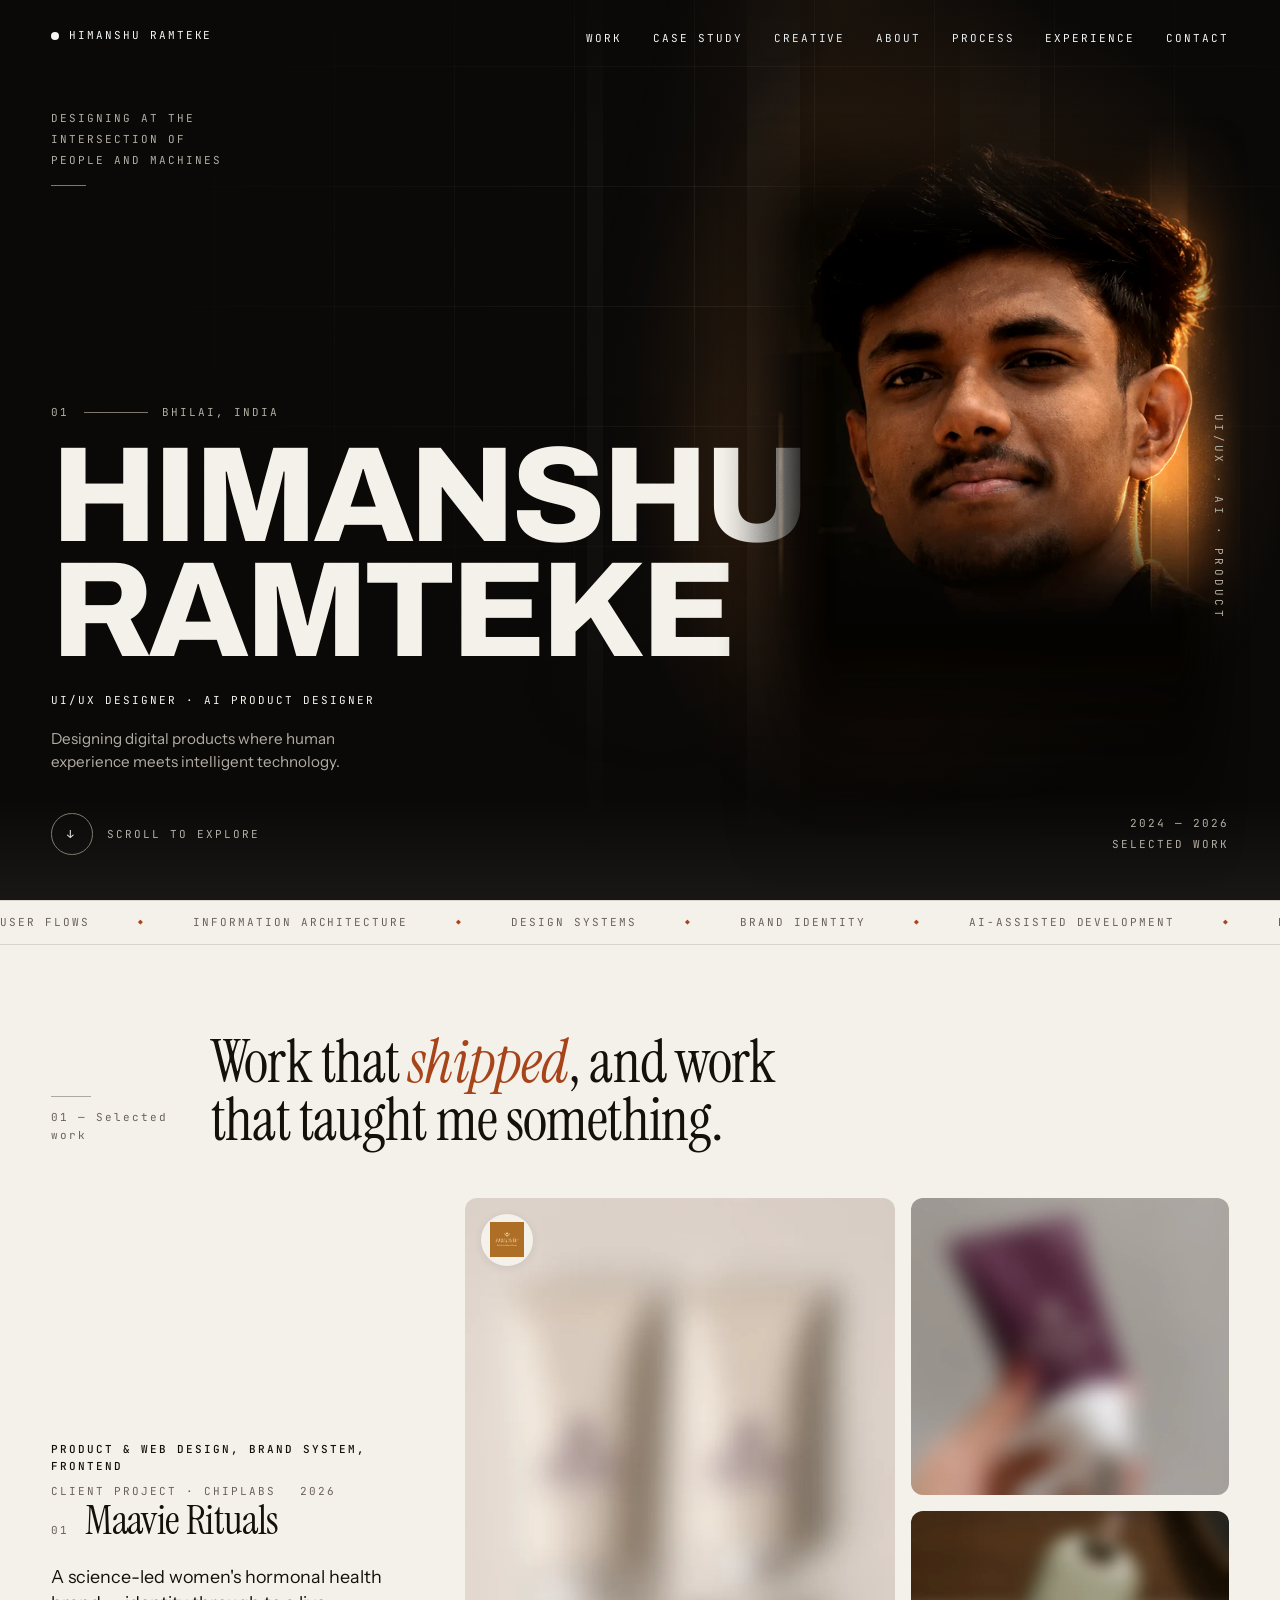
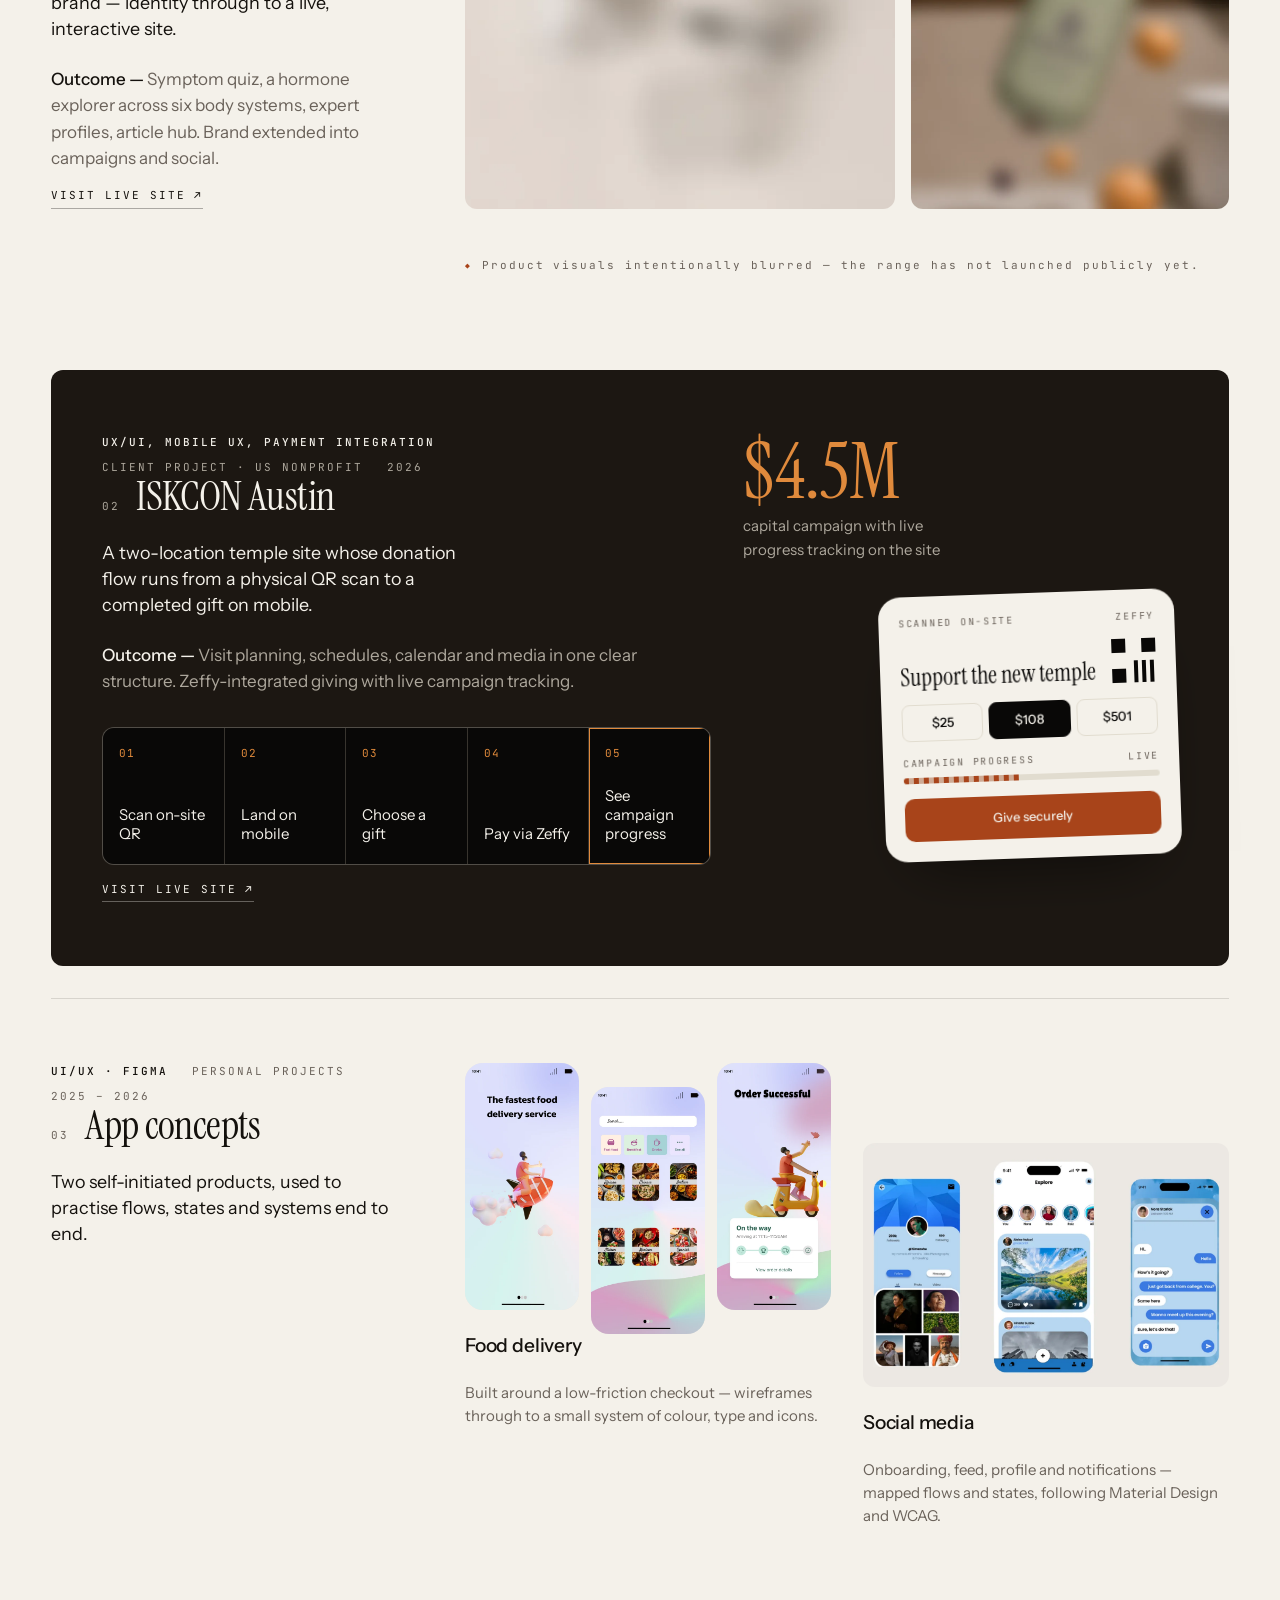
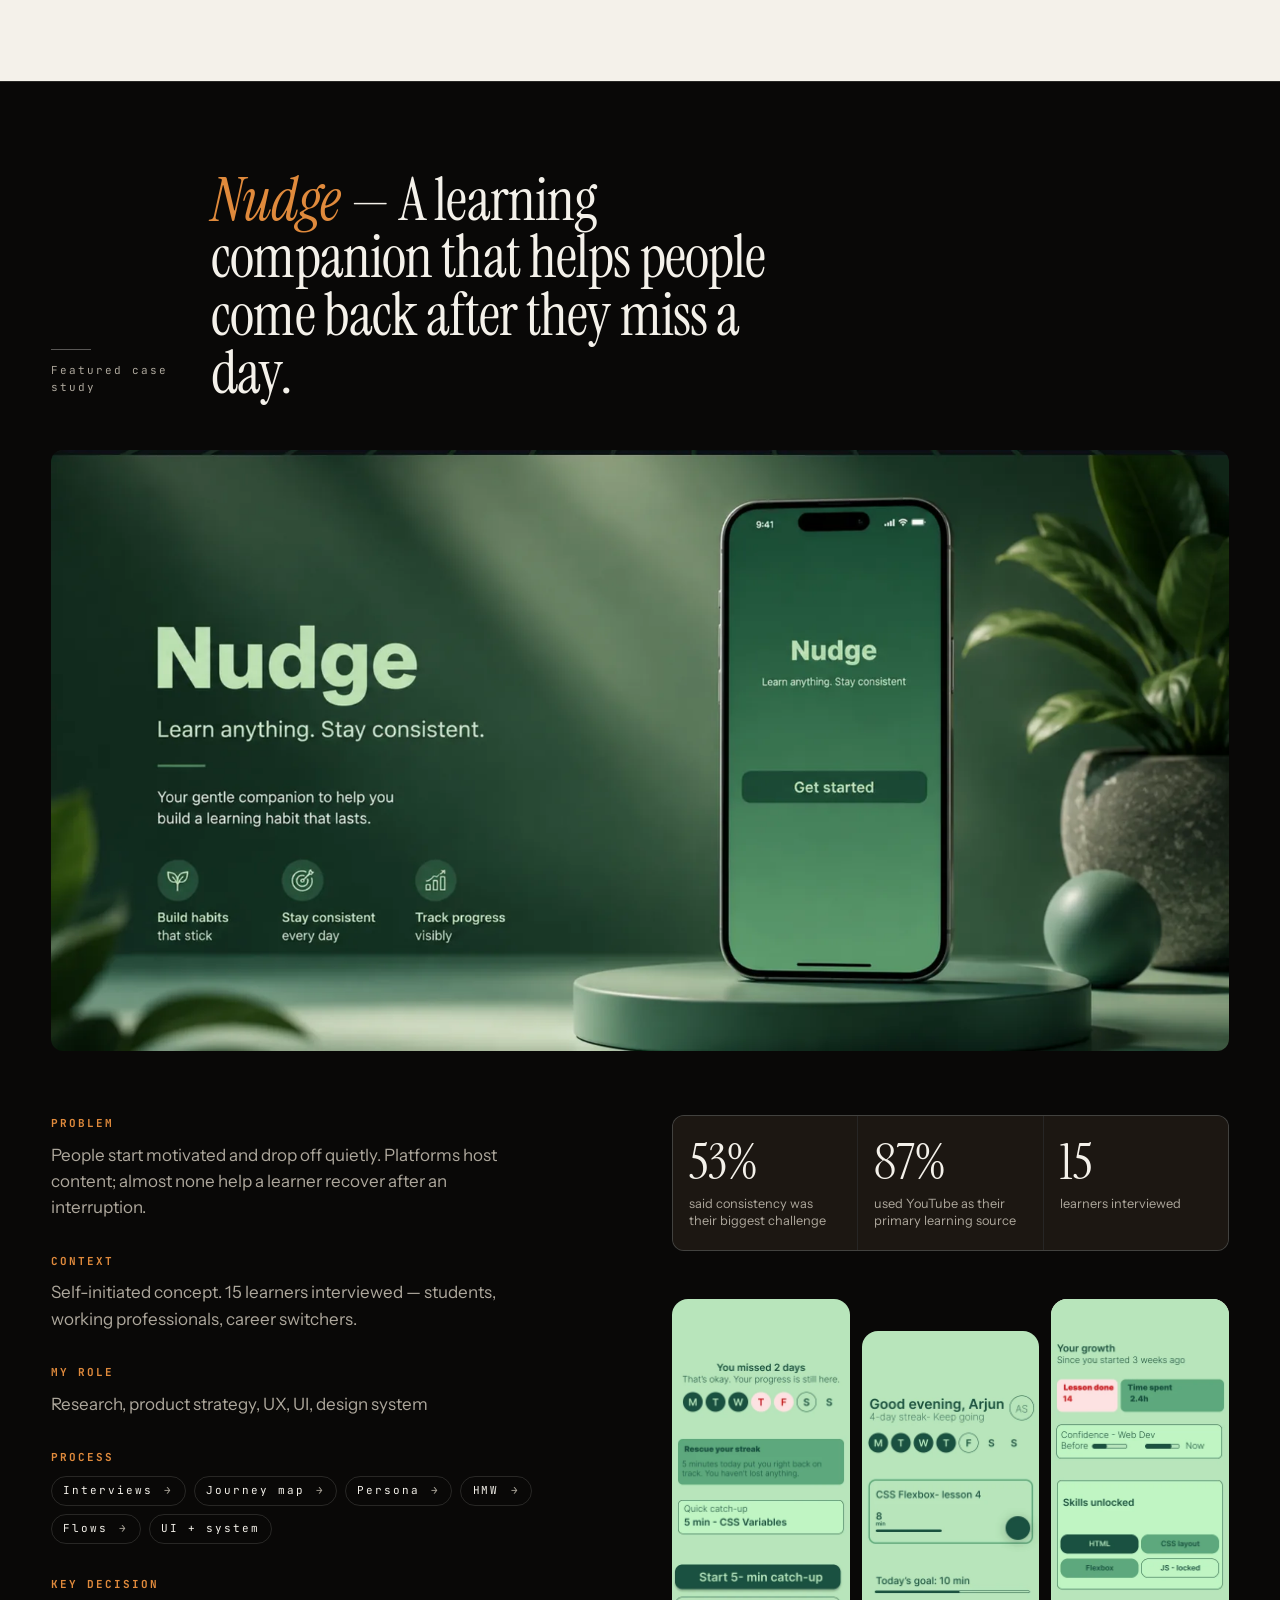
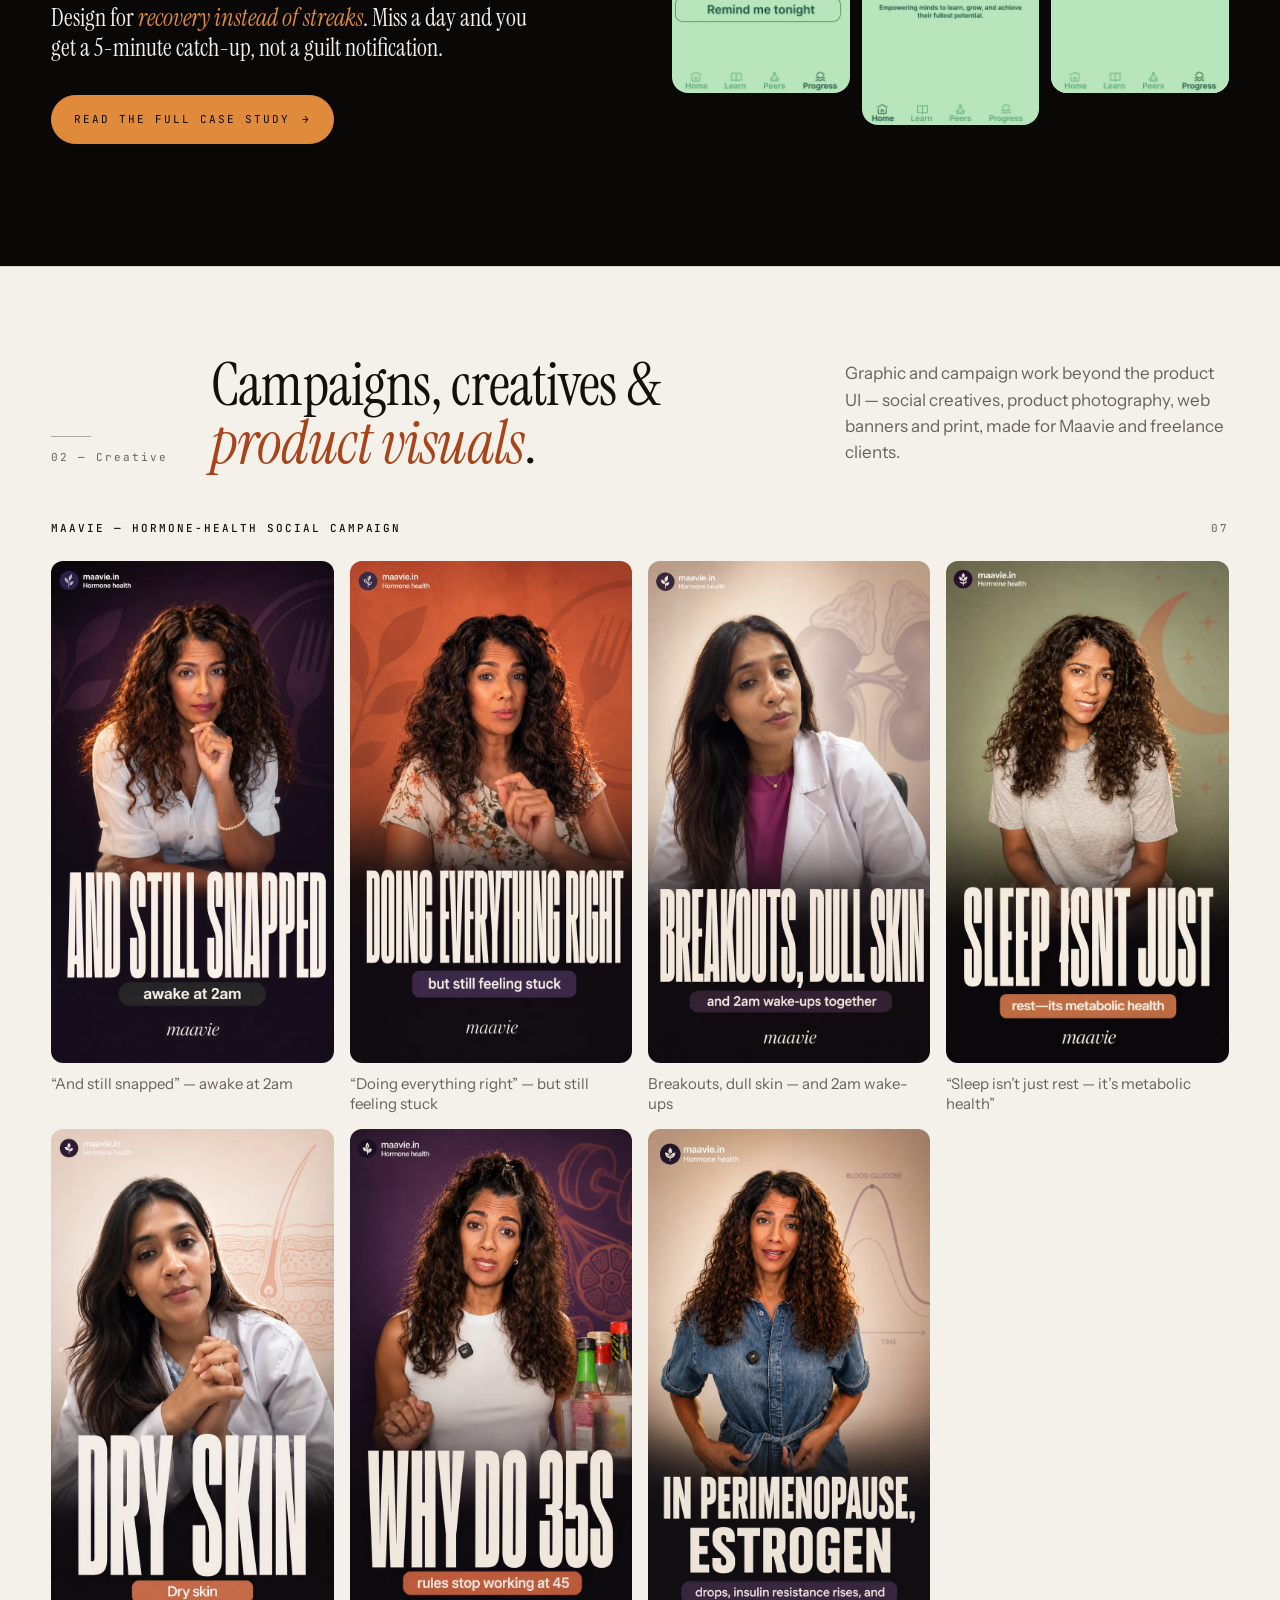
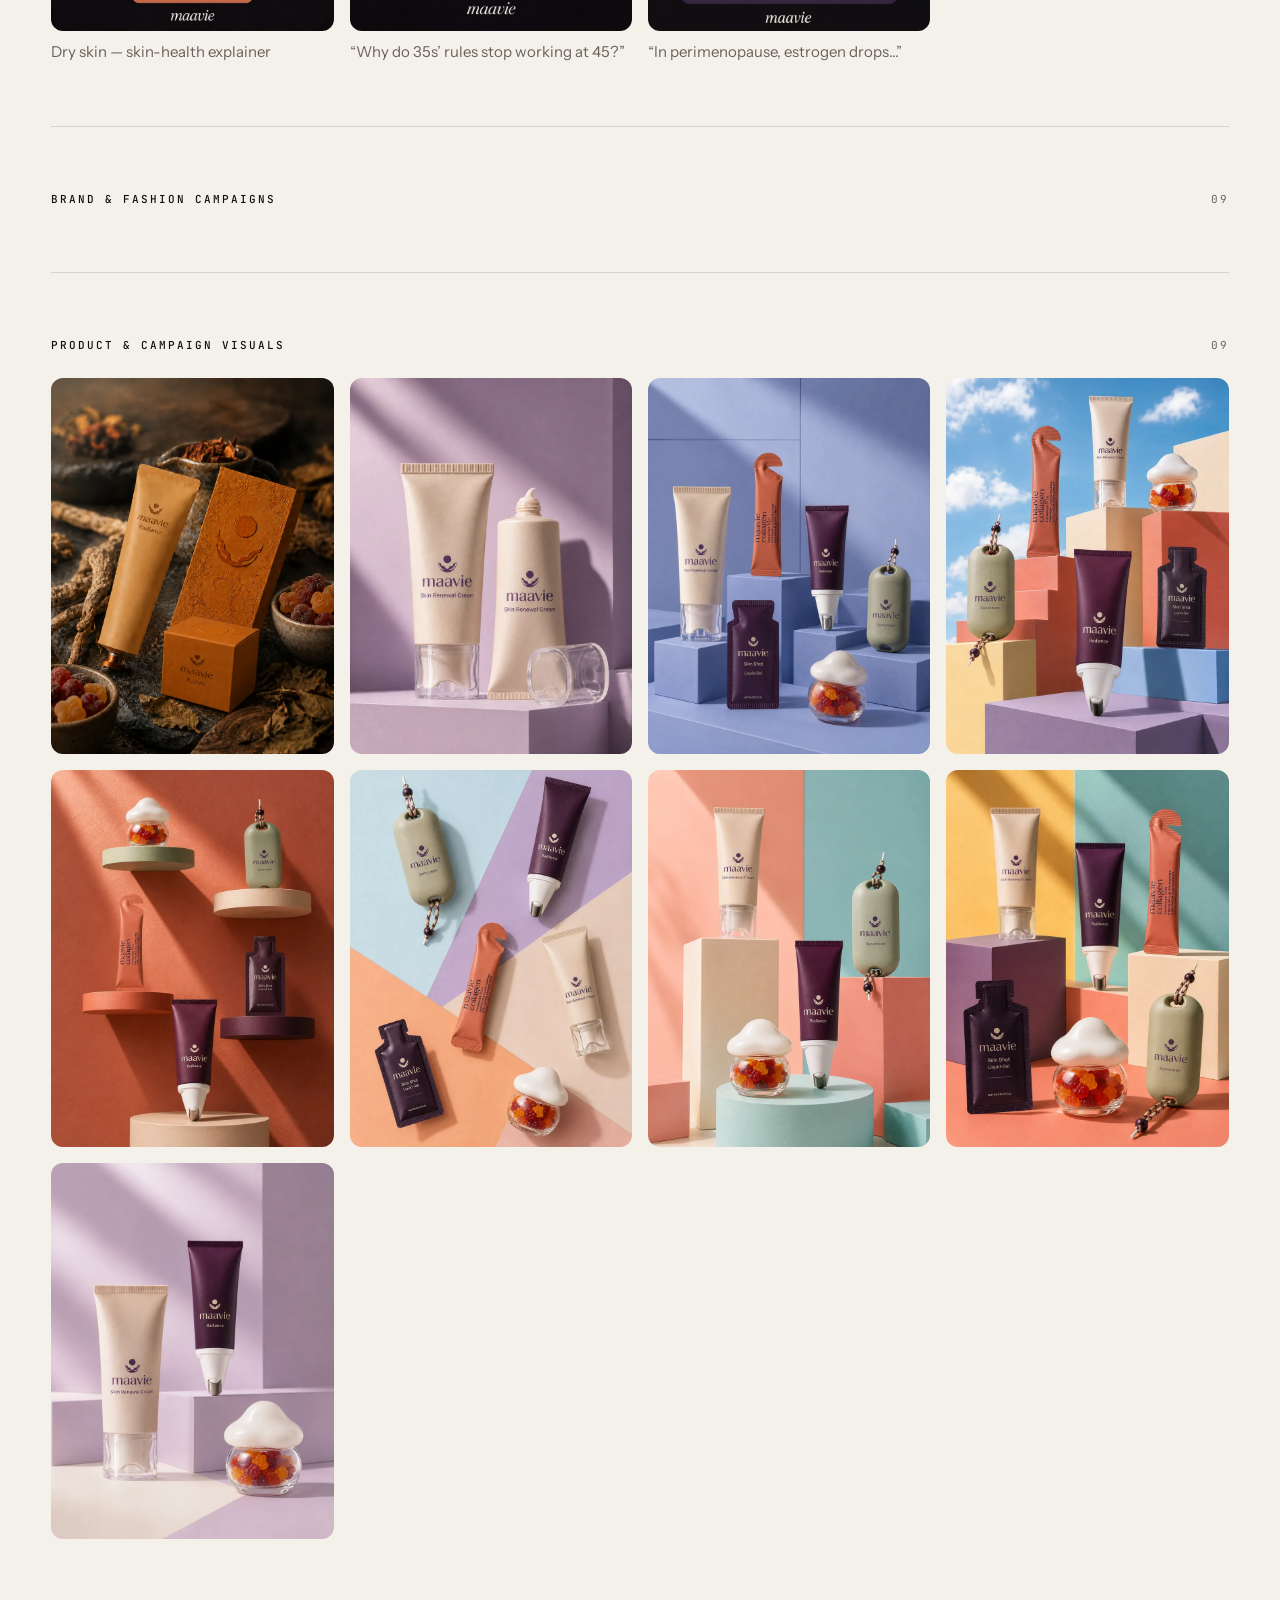
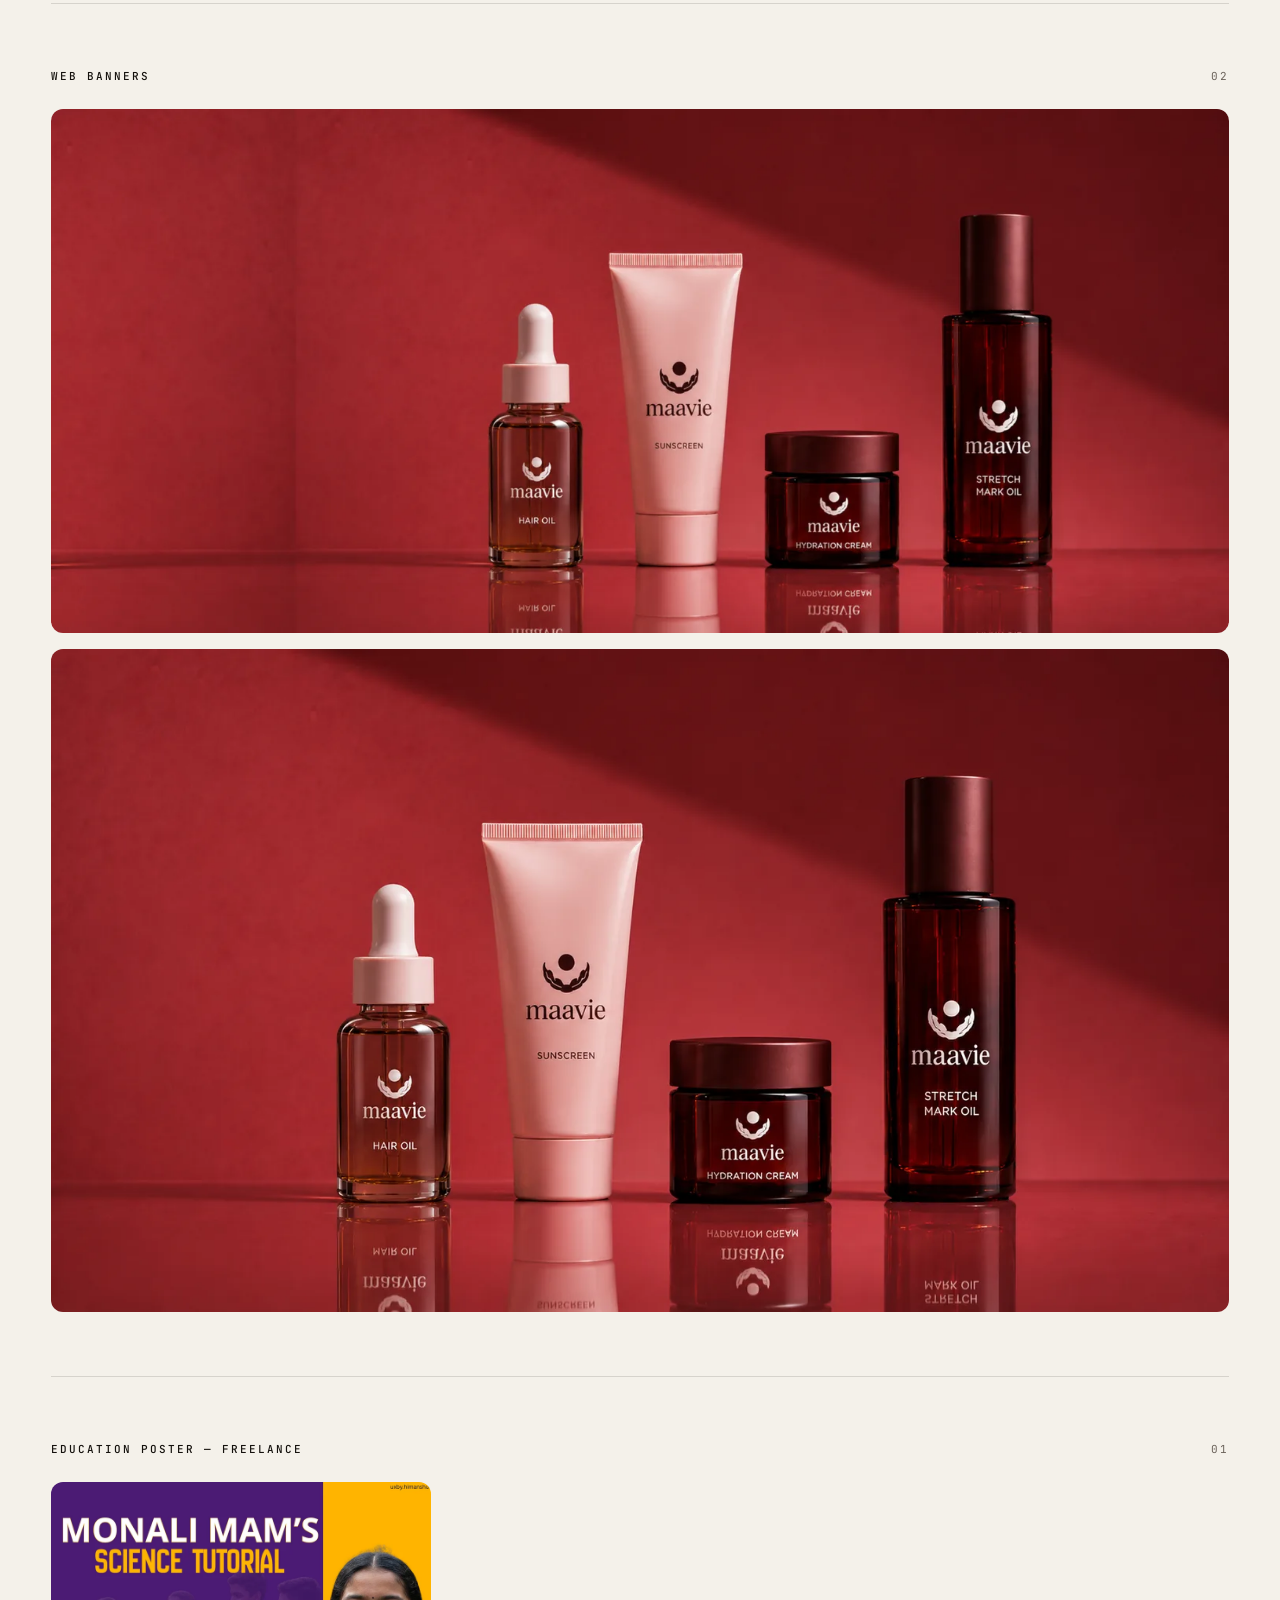
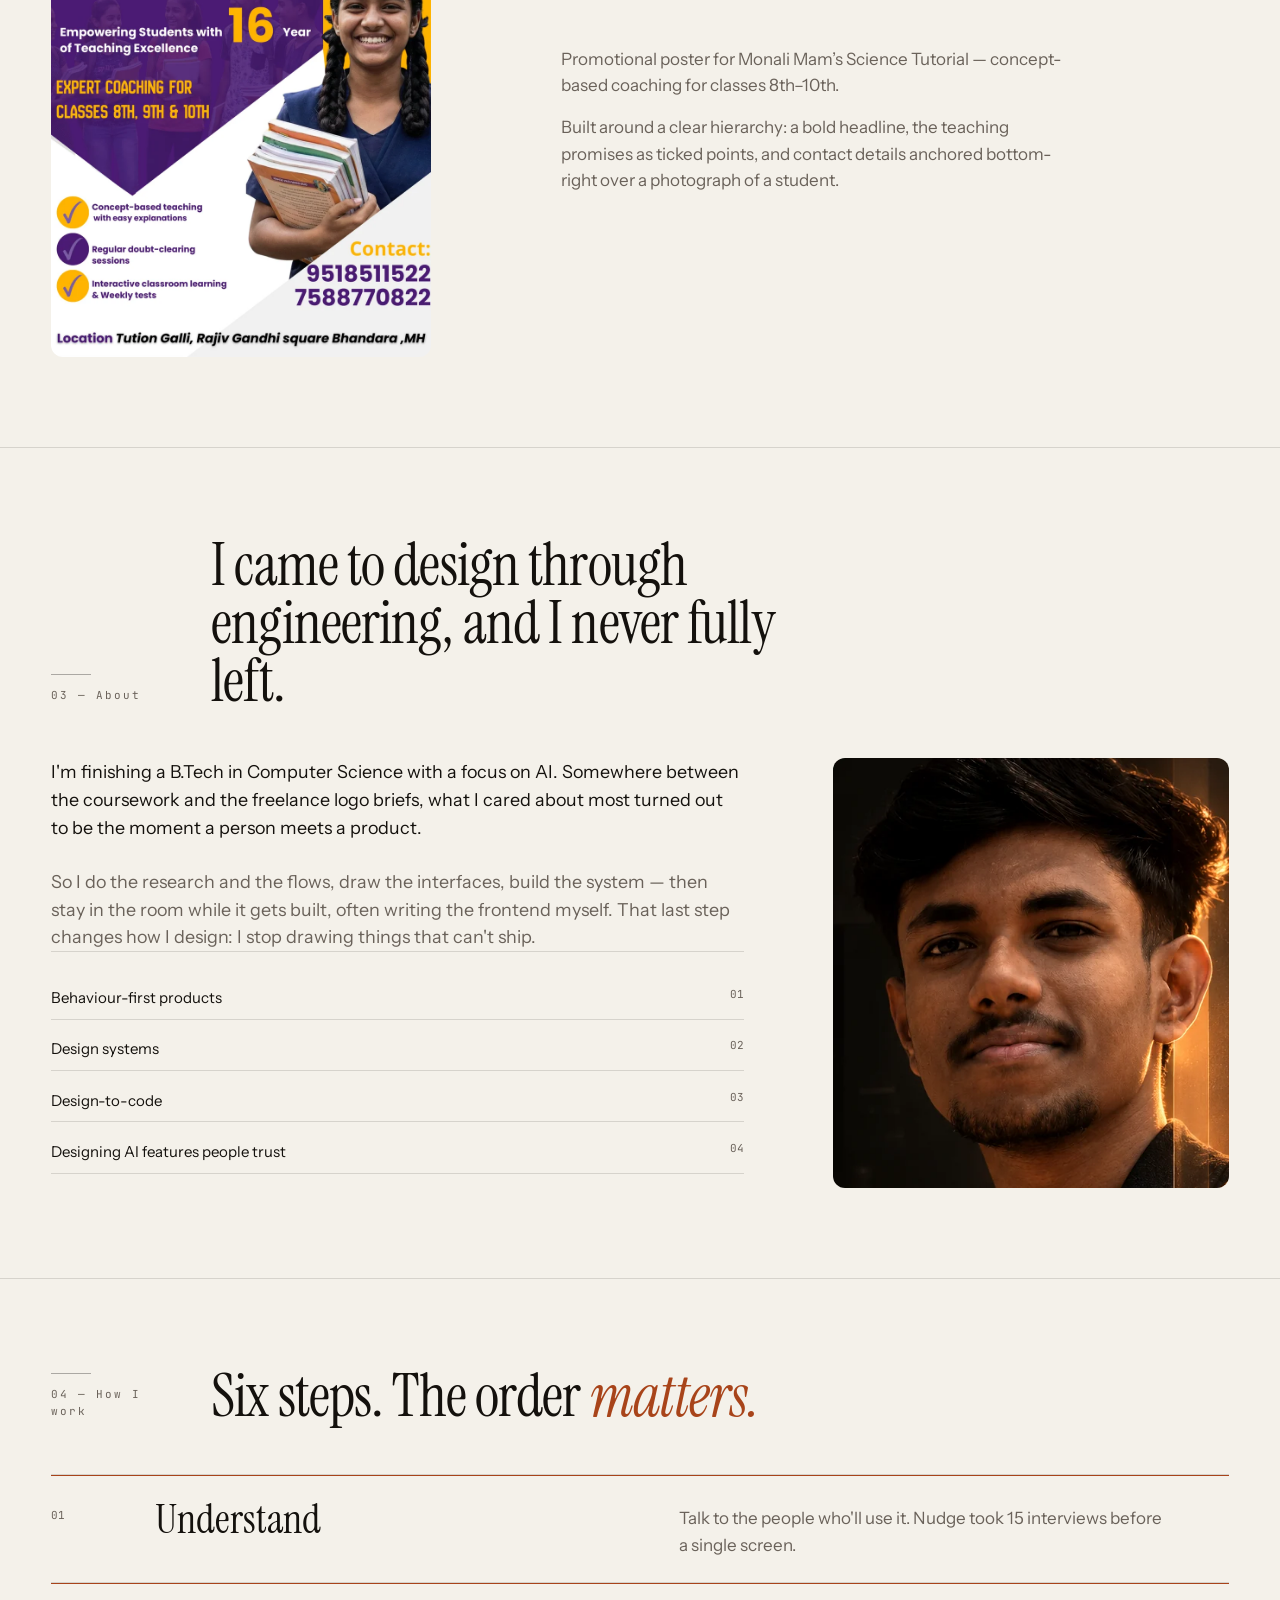
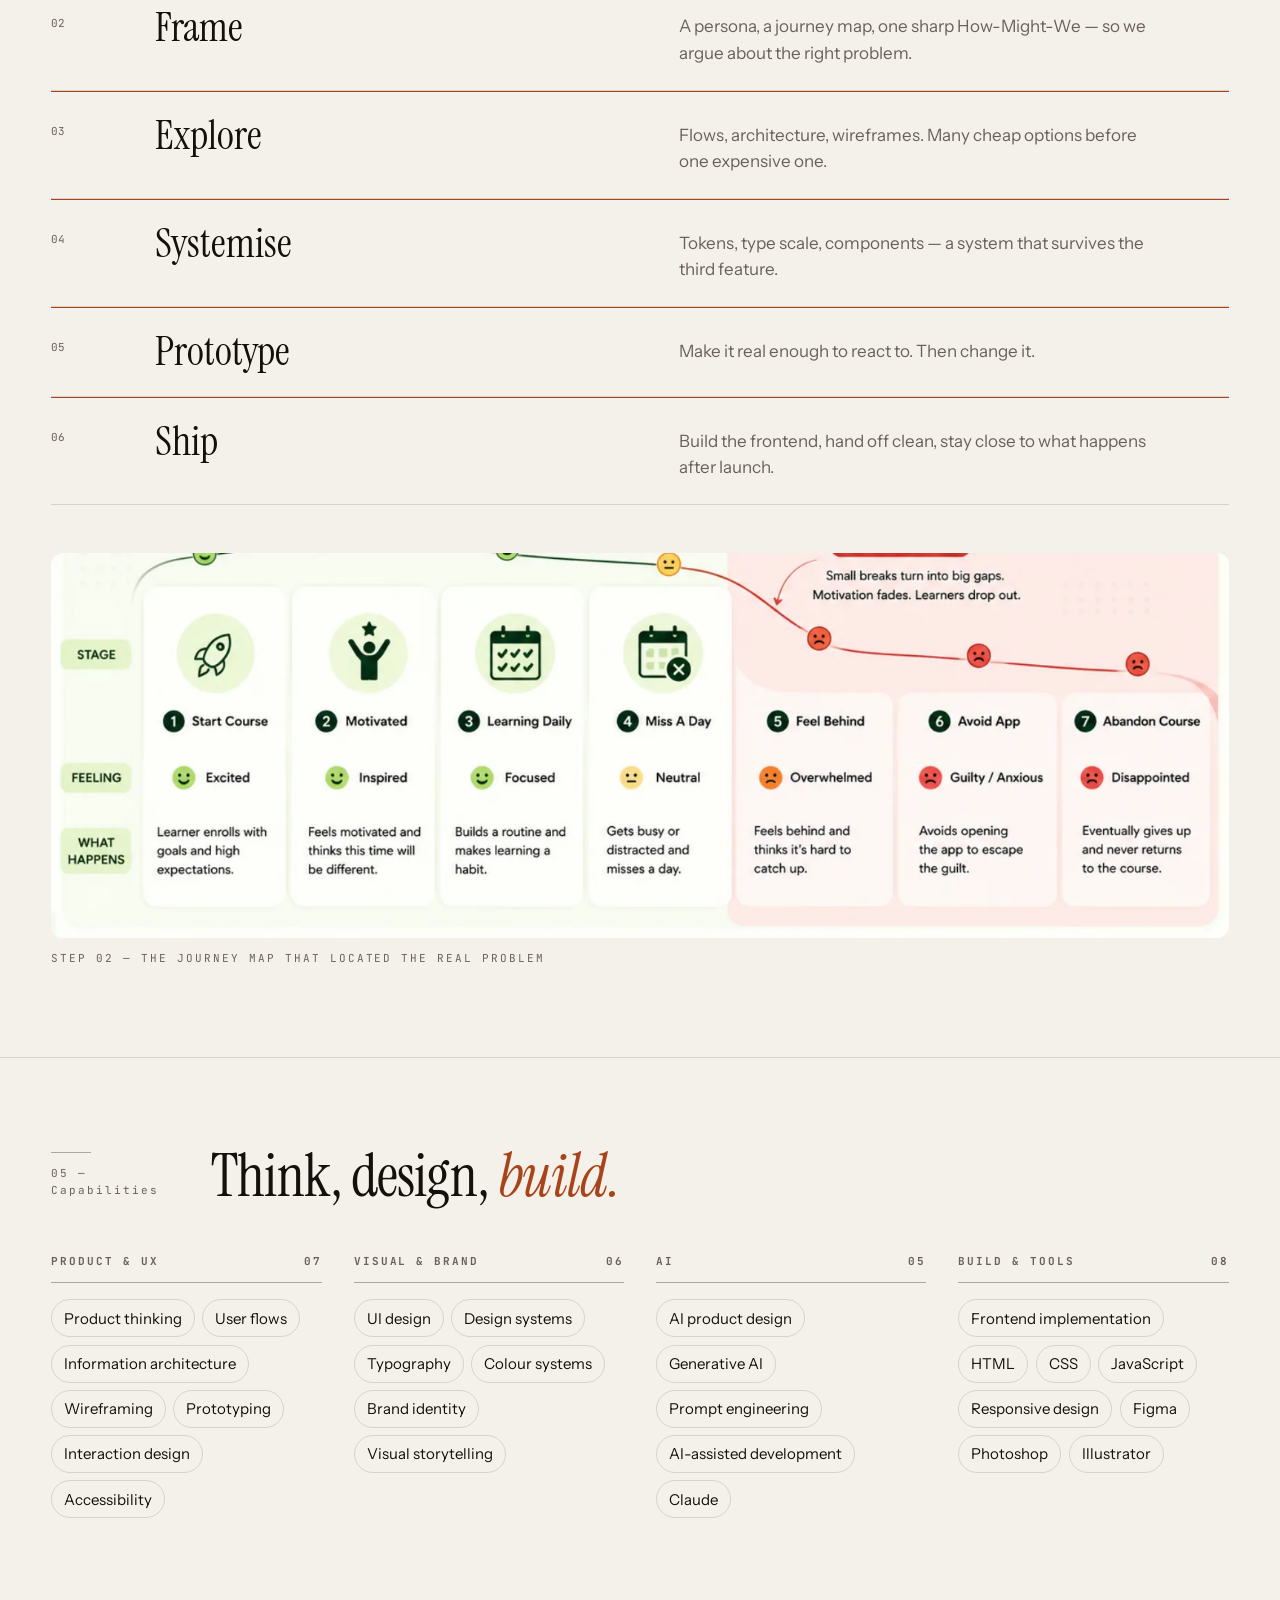
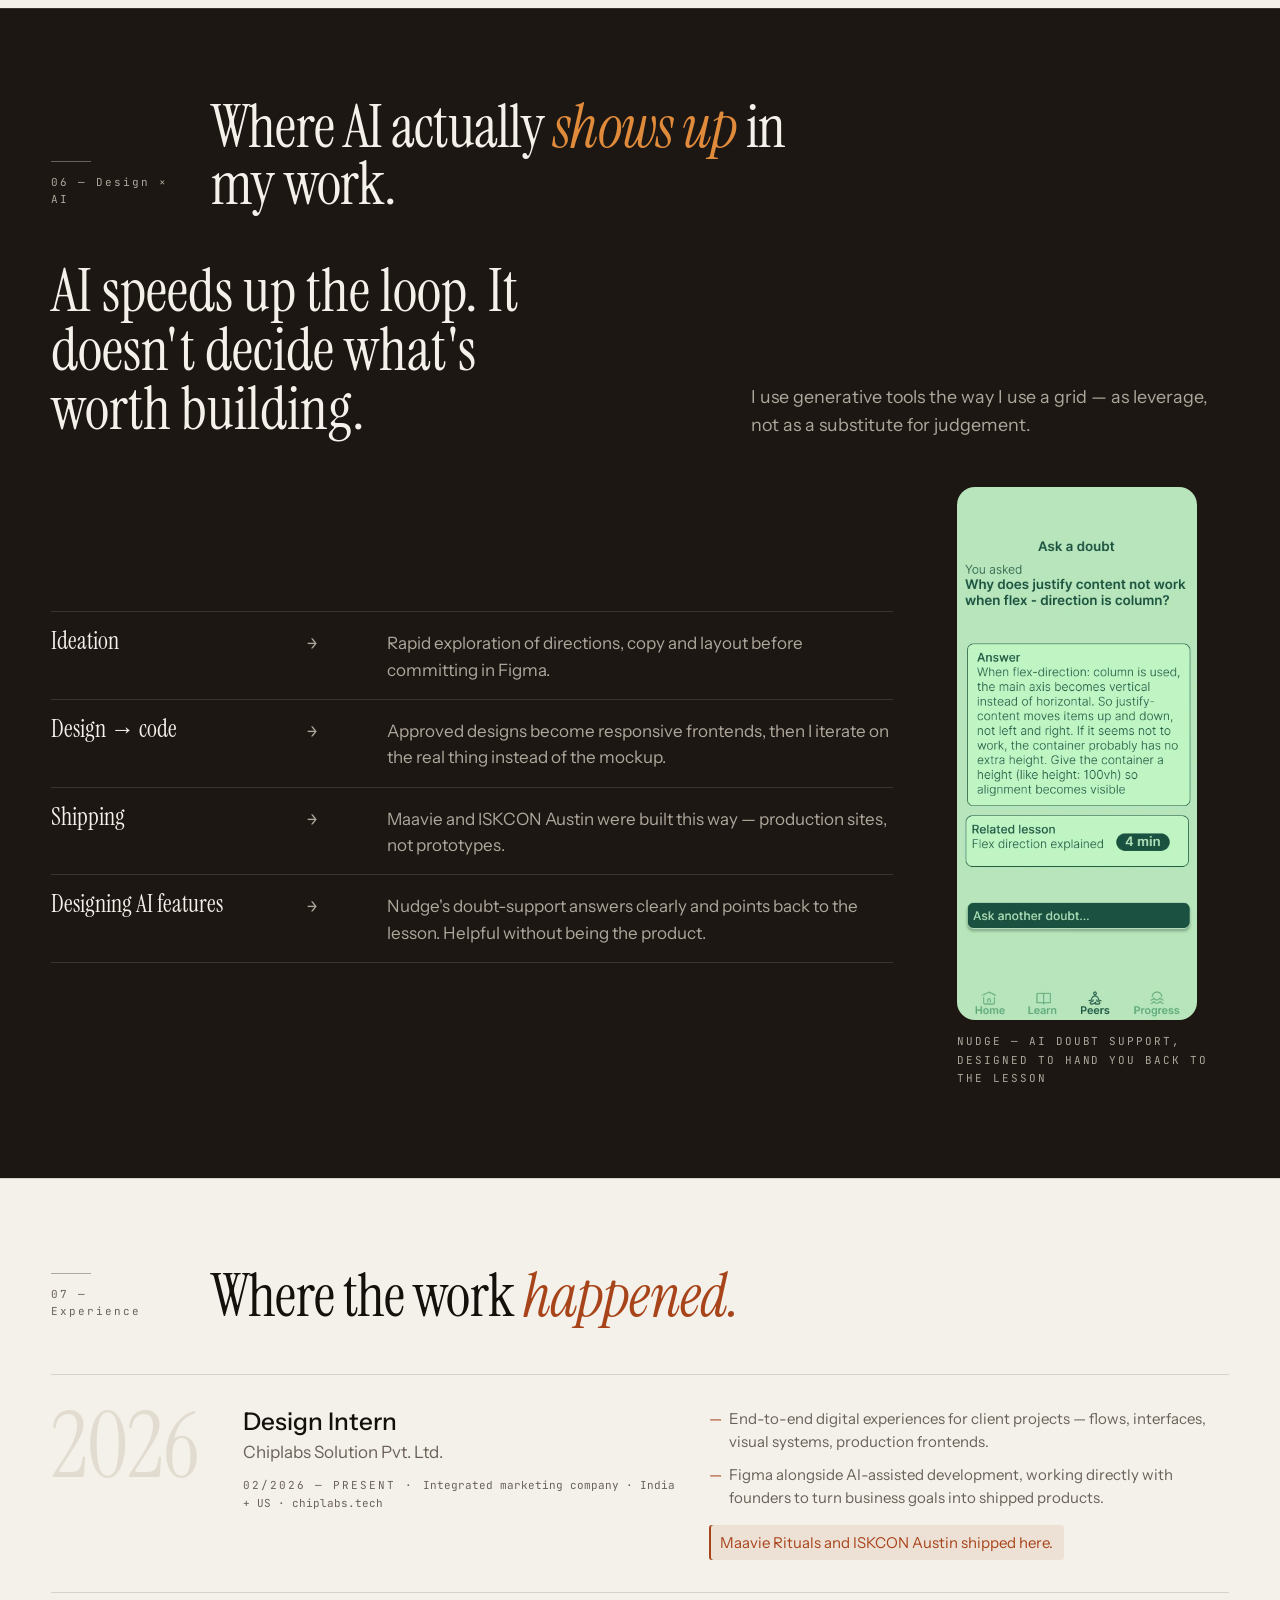
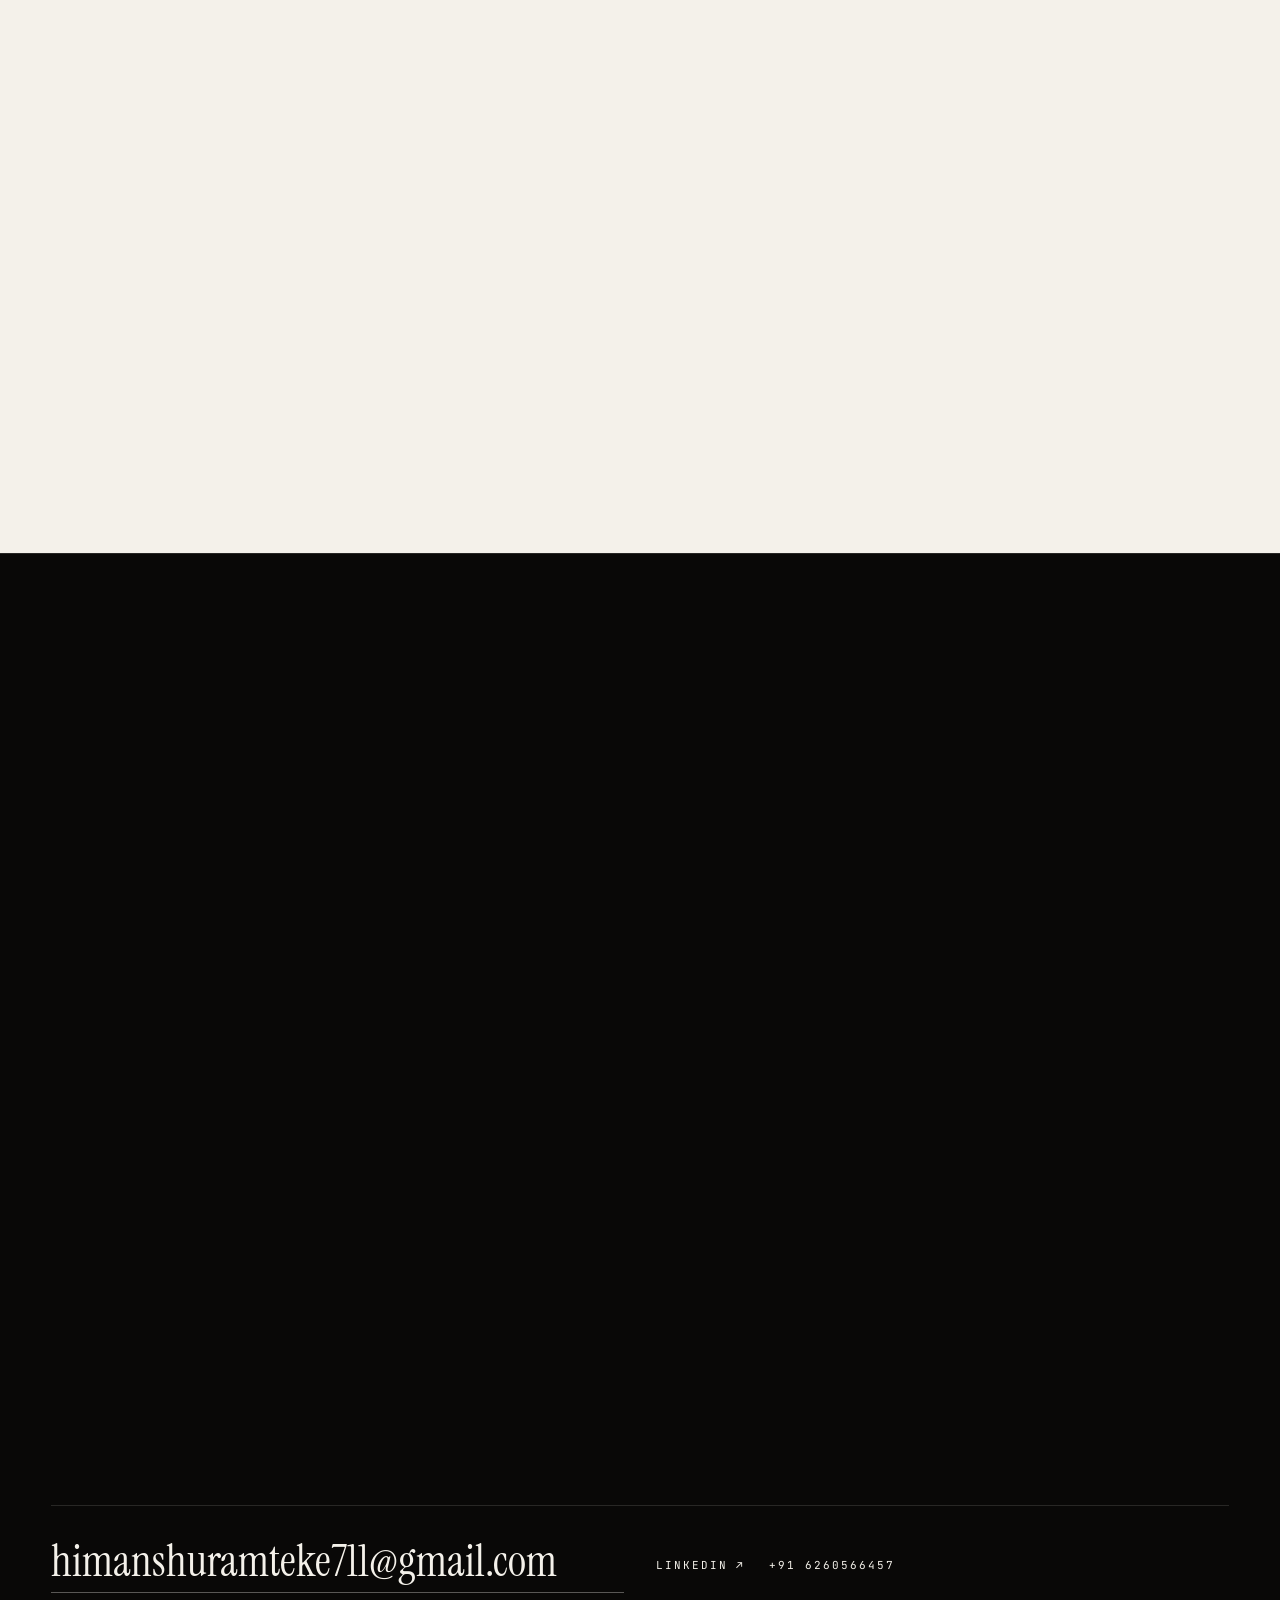
<file: index.html>
<!DOCTYPE html>
<html lang="en">
<head>
  <meta charset="UTF-8">
  <meta name="viewport" content="width=device-width, initial-scale=1.0">
  <title>Himanshu Ramteke — UI/UX & AI Product Designer</title>
  <meta name="description" content="Himanshu Ramteke is a UI/UX and AI Product Designer who turns product problems into flows, interfaces, brand systems and working frontends.">
  <meta name="theme-color" content="#090807">
  <meta property="og:title" content="Himanshu Ramteke — UI/UX & AI Product Designer">
  <meta property="og:description" content="Designed for how people actually behave. Built to ship.">
  <meta property="og:type" content="website">
  <meta property="og:image" content="assets/img/nudge-hero.webp">

  <link rel="preconnect" href="https://fonts.googleapis.com">
  <link rel="preconnect" href="https://fonts.gstatic.com" crossorigin>
  <link href="https://fonts.googleapis.com/css2?family=Archivo:wght@800&family=Instrument+Serif:ital@0;1&family=Instrument+Sans:wght@400;500;600&family=JetBrains+Mono:wght@400;500&display=swap" rel="stylesheet">

  <link rel="stylesheet" href="css/tokens.css">
  <link rel="stylesheet" href="css/main.css">
  <link rel="stylesheet" href="css/hero.css">
  <link rel="preload" as="image" href="assets/img/himanshu-portrait.webp">
  <link rel="icon" href="data:image/svg+xml,%3Csvg xmlns='http://www.w3.org/2000/svg' viewBox='0 0 32 32'%3E%3Crect width='32' height='32' rx='6' fill='%23090807'/%3E%3Ccircle cx='16' cy='16' r='6' fill='%23A8441A'/%3E%3C/svg%3E">
</head>
<body>
  <a class="skip-link" href="#main">Skip to content</a>
  <div class="cursor" aria-hidden="true"></div>

  <!-- ============ NAV ============ -->
  <header class="nav" id="nav">
    <div class="container">
      <a class="brand" href="#top" aria-label="Himanshu Ramteke — home"><span class="dot"></span><span data-text="name">Himanshu Ramteke</span></a>
      <nav aria-label="Primary">
        <ul>
          <li><a href="#work">Work</a></li>
          <li><a href="#nudge">Case study</a></li>
          <li><a href="#creative">Creative</a></li>
          <li><a href="#about">About</a></li>
          <li><a href="#process">Process</a></li>
          <li><a href="#experience">Experience</a></li>
          <li><a href="#contact">Contact</a></li>
        </ul>
      </nav>
      <button class="menu-btn" id="menuBtn" aria-expanded="false" aria-controls="menu">Menu</button>
    </div>
  </header>

  <div class="menu" id="menu" aria-hidden="true">
    <nav aria-label="Mobile">
      <a href="#work"><span class="mono">01</span>Work</a>
      <a href="#nudge"><span class="mono">02</span>Case study</a>
      <a href="#creative"><span class="mono">03</span>Creative</a>
      <a href="#about"><span class="mono">04</span>About</a>
      <a href="#process"><span class="mono">05</span>Process</a>
      <a href="#experience"><span class="mono">06</span>Experience</a>
      <a href="#contact"><span class="mono">07</span>Contact</a>
    </nav>
    <div class="meta mono" data-render="menu-meta"></div>
  </div>

  <main id="main">
    <!-- ============ HERO ============ -->
    <section class="chero" id="top" aria-label="Introduction">
      <!-- 1 · environment -->
      <div class="chero__env" aria-hidden="true"></div>
      <!-- 2 · amber atmosphere -->
      <div class="chero__glow" aria-hidden="true"></div>

      <!-- 4 · portrait -->
      <figure class="chero__portrait">
        <img src="assets/img/himanshu-portrait.webp" width="670" height="980"
             alt="Portrait of Himanshu Ramteke, lit from the right by warm studio light."
             fetchpriority="high" decoding="async">
      </figure>

      <!-- 3 · typography -->
      <div class="chero__type">
        <p class="chero__index"><span>01</span><i aria-hidden="true"></i><span data-text="location"></span></p>
        <h1 class="chero__name" data-render="hero-name"></h1>
        <p class="chero__role" data-text="hero-role"></p>
        <p class="chero__lede" data-text="hero-lede"></p>
      </div>

      <!-- 5 · foreground metadata -->
      <div class="chero__meta">
        <p class="m m--note">Designing at the intersection of people and machines</p>
        <p class="m m--side">UI/UX · AI · Product</p>
        <p class="m m--work">2024 — 2026<b>Selected work</b></p>
        <a class="chero__scroll" href="#work">
          <span class="ring" aria-hidden="true"><span>↓</span></span>
          <span class="label">Scroll to explore</span>
        </a>
      </div>

      <div class="chero__grain" aria-hidden="true"></div>
      <div class="chero__fade" aria-hidden="true"></div>
    </section>

    <div class="strip" aria-hidden="true">
      <div class="track" data-render="strip"></div>
    </div>

    <!-- ============ SELECTED WORK ============ -->
    <section class="section work" id="work">
      <div class="container">
        <header class="sec-head rv">
          <span class="idx">01 — Selected work</span>
          <h2 class="title display">Work that <em>shipped</em>, and work that taught me something.</h2>
        </header>
        <div data-render="projects"></div>
      </div>
    </section>

    <!-- ============ FEATURED CASE STUDY ============ -->
    <section class="section featured on-ink" id="nudge">
      <div class="container" data-render="featured"></div>
    </section>

    <!-- ============ CREATIVE ============ -->
    <section class="section creative" id="creative">
      <div class="container" data-render="creative"></div>
    </section>

    <!-- ============ ABOUT ============ -->
    <section class="section about" id="about">
      <div class="container">
        <header class="sec-head rv">
          <span class="idx">03 — About</span>
          <h2 class="title display" data-text="about-heading"></h2>
        </header>
        <div class="body" data-render="about"></div>
      </div>
    </section>

    <!-- ============ PROCESS ============ -->
    <section class="section process" id="process">
      <div class="container">
        <header class="sec-head rv">
          <span class="idx">04 — How I work</span>
          <h2 class="title display">Six steps. The order <em>matters.</em></h2>
        </header>
        <div class="process-grid">
          <ol class="steps" data-render="process"></ol>
          <div data-render="process-artefact"></div>
        </div>
      </div>
    </section>

    <!-- ============ SKILLS ============ -->
    <section class="section skills" id="skills">
      <div class="container">
        <header class="sec-head rv">
          <span class="idx">05 — Capabilities</span>
          <h2 class="title display">Think, design, <em>build.</em></h2>
        </header>
        <div class="groups" data-render="skills"></div>
      </div>
    </section>

    <!-- ============ DESIGN × AI ============ -->
    <section class="section ai-sec on-ink-2" id="ai">
      <div class="container" data-render="ai"></div>
    </section>

    <!-- ============ EXPERIENCE ============ -->
    <section class="section exp" id="experience">
      <div class="container">
        <header class="sec-head rv">
          <span class="idx">07 — Experience</span>
          <h2 class="title display">Where the work <em>happened.</em></h2>
        </header>
        <div class="list" data-render="experience"></div>
      </div>
    </section>

    <!-- ============ CONTACT ============ -->
    <section class="section contact on-ink" id="contact">
      <div class="container" data-render="contact"></div>
    </section>
  </main>

  <script src="js/data.js"></script>
  <script src="js/render.js"></script>
  <script src="js/main.js"></script>
  <script src="js/hero.js"></script>
</body>
</html>
</file>
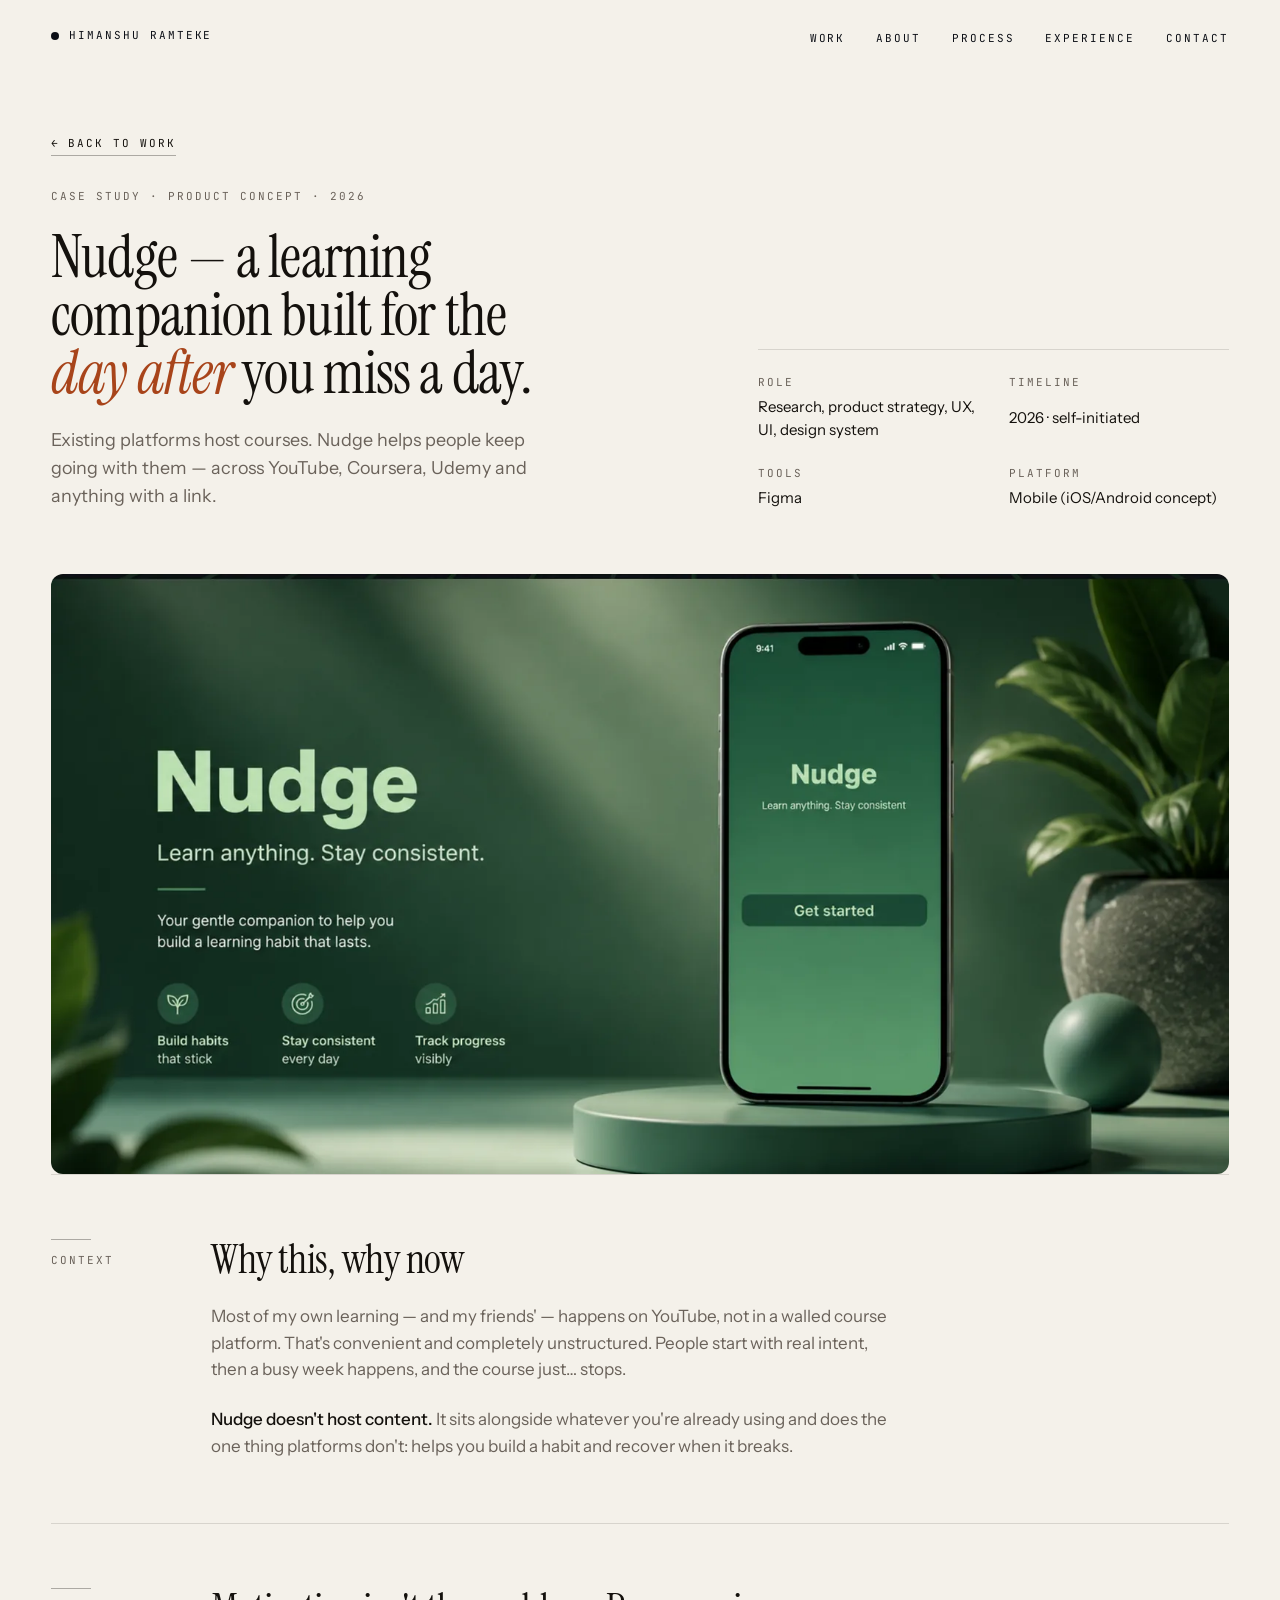
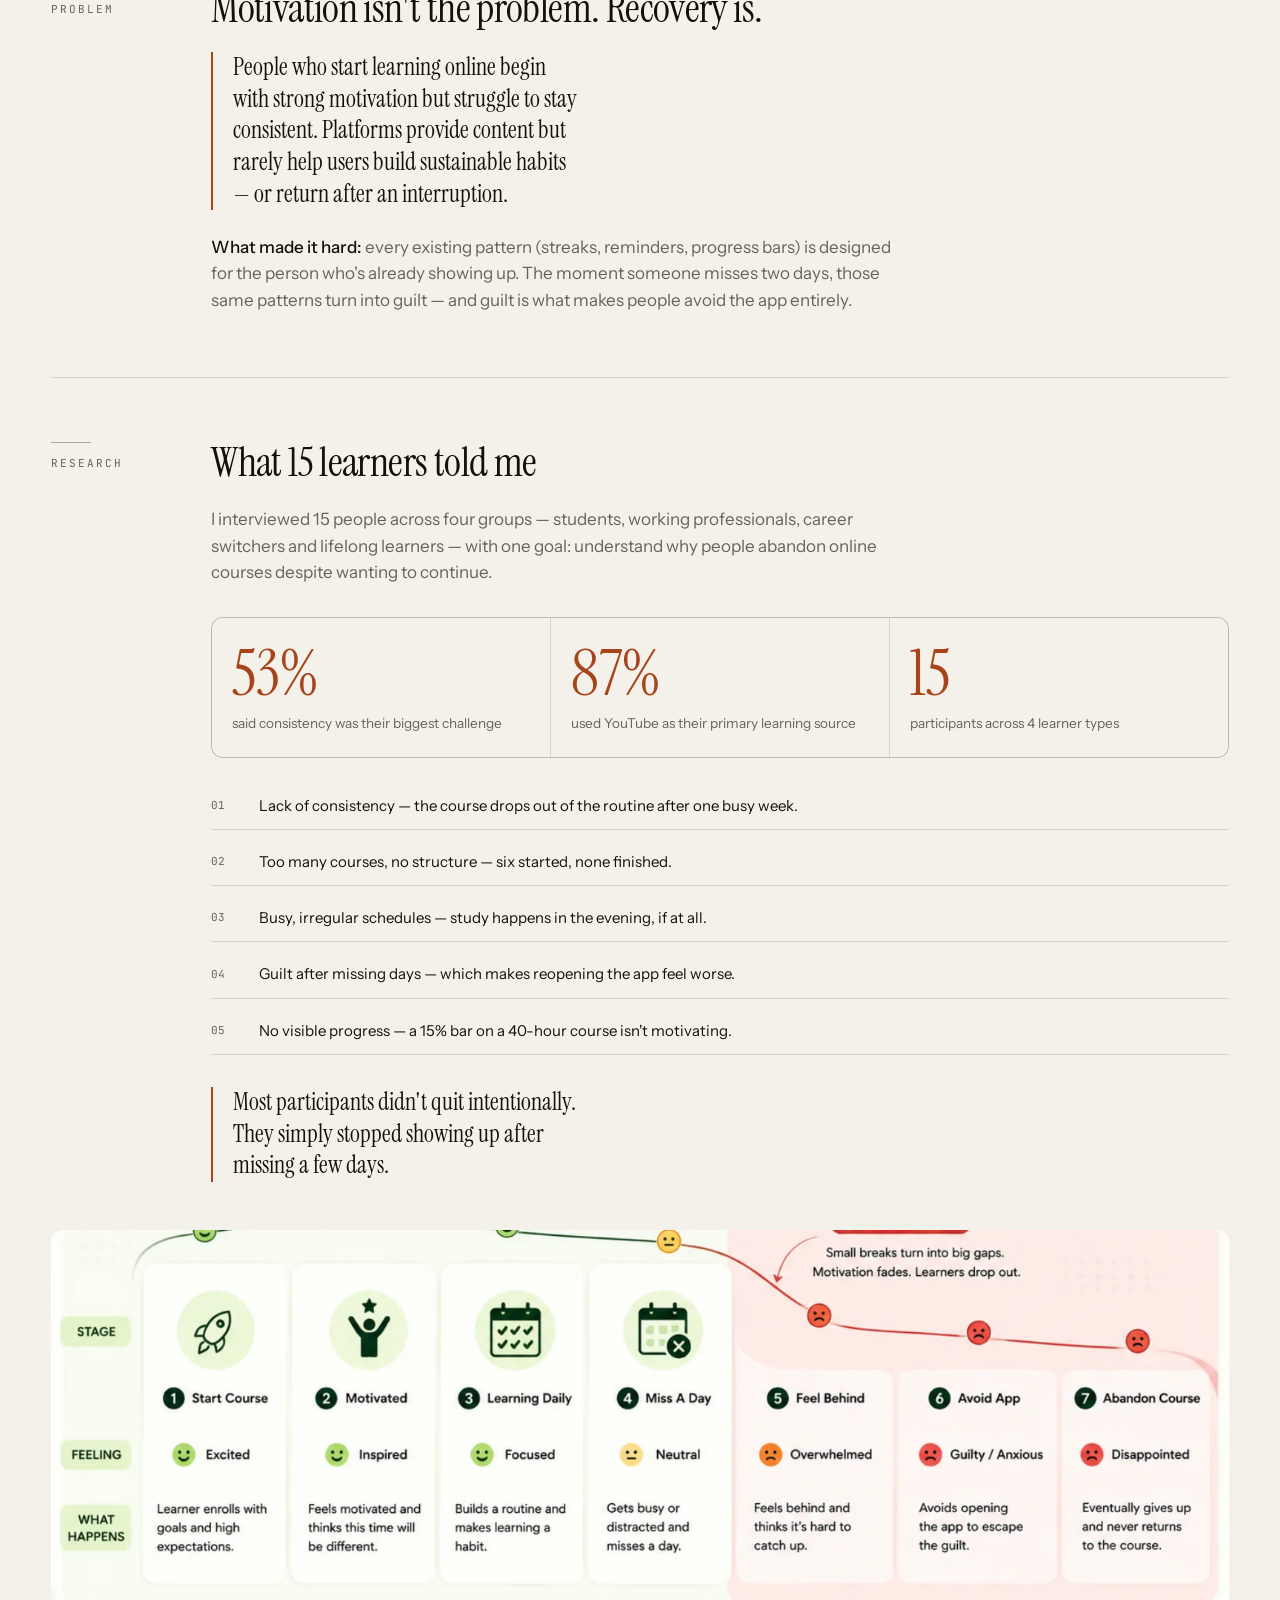
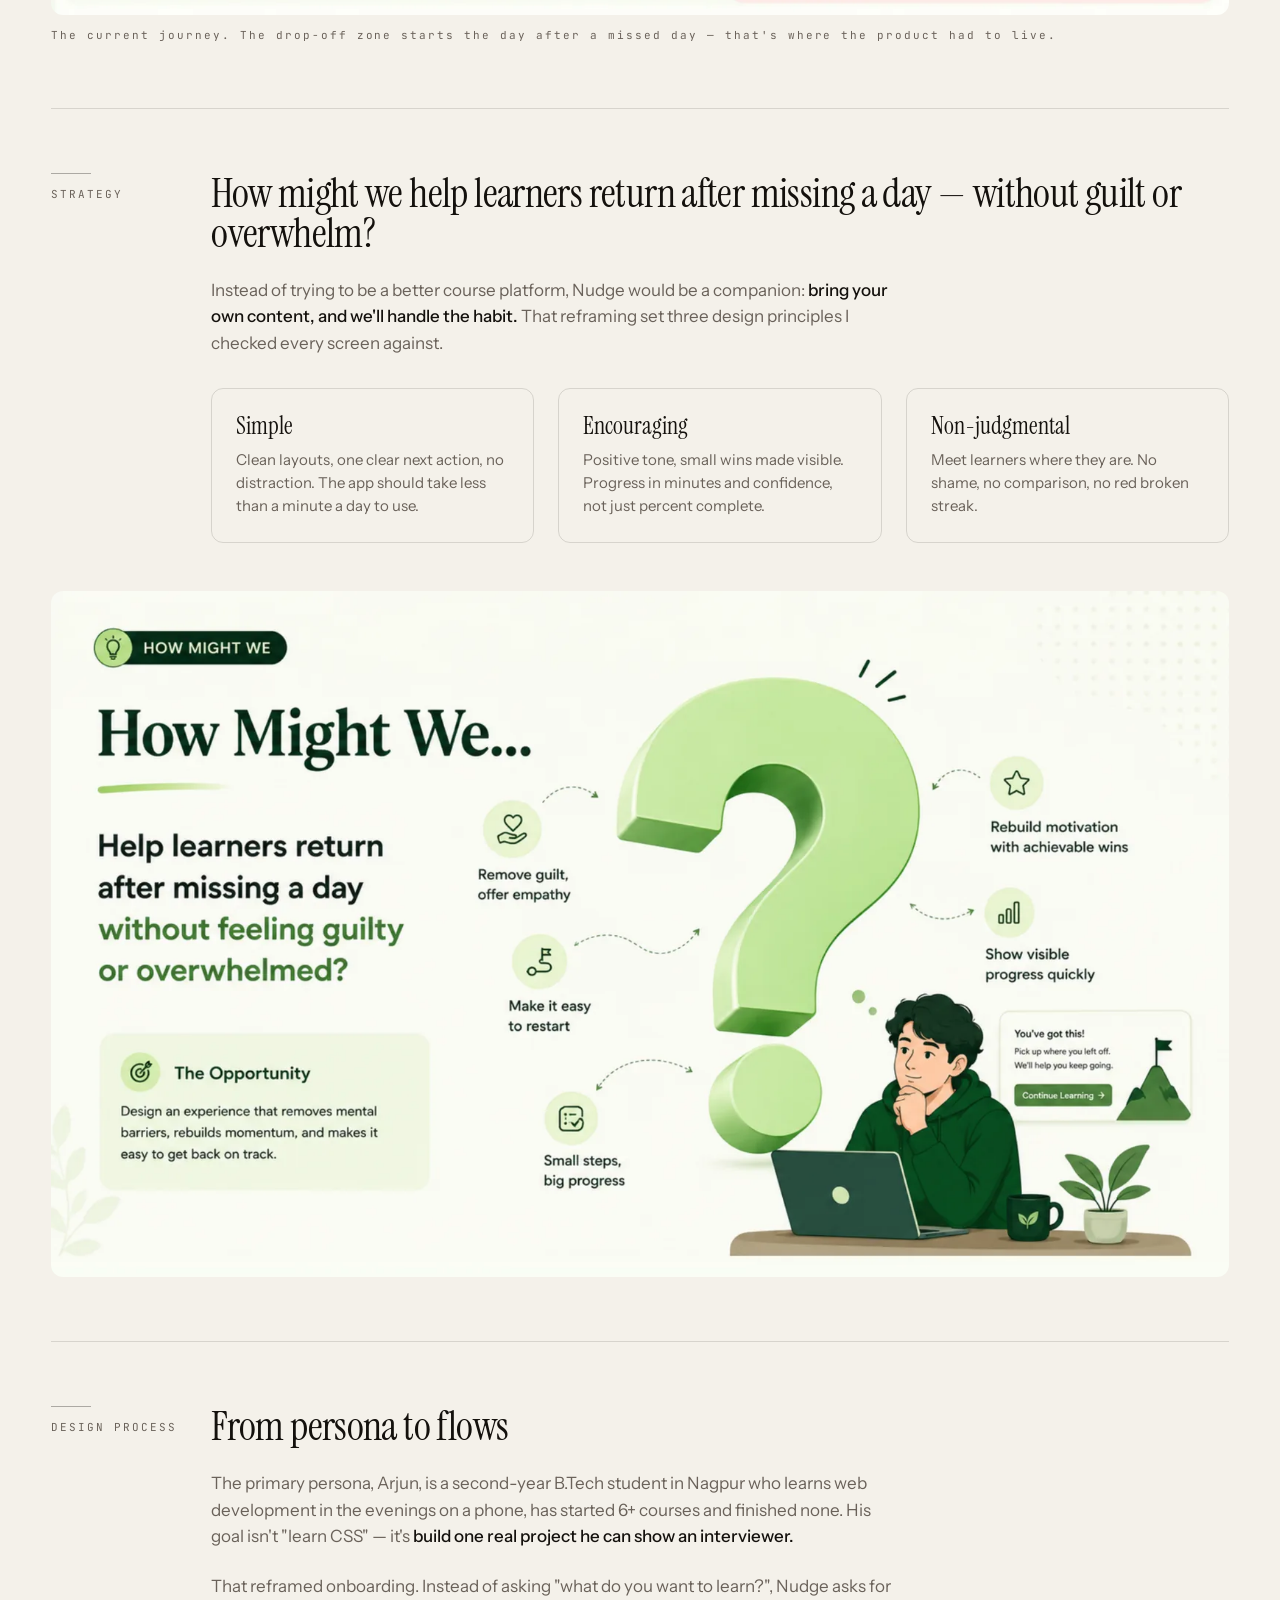
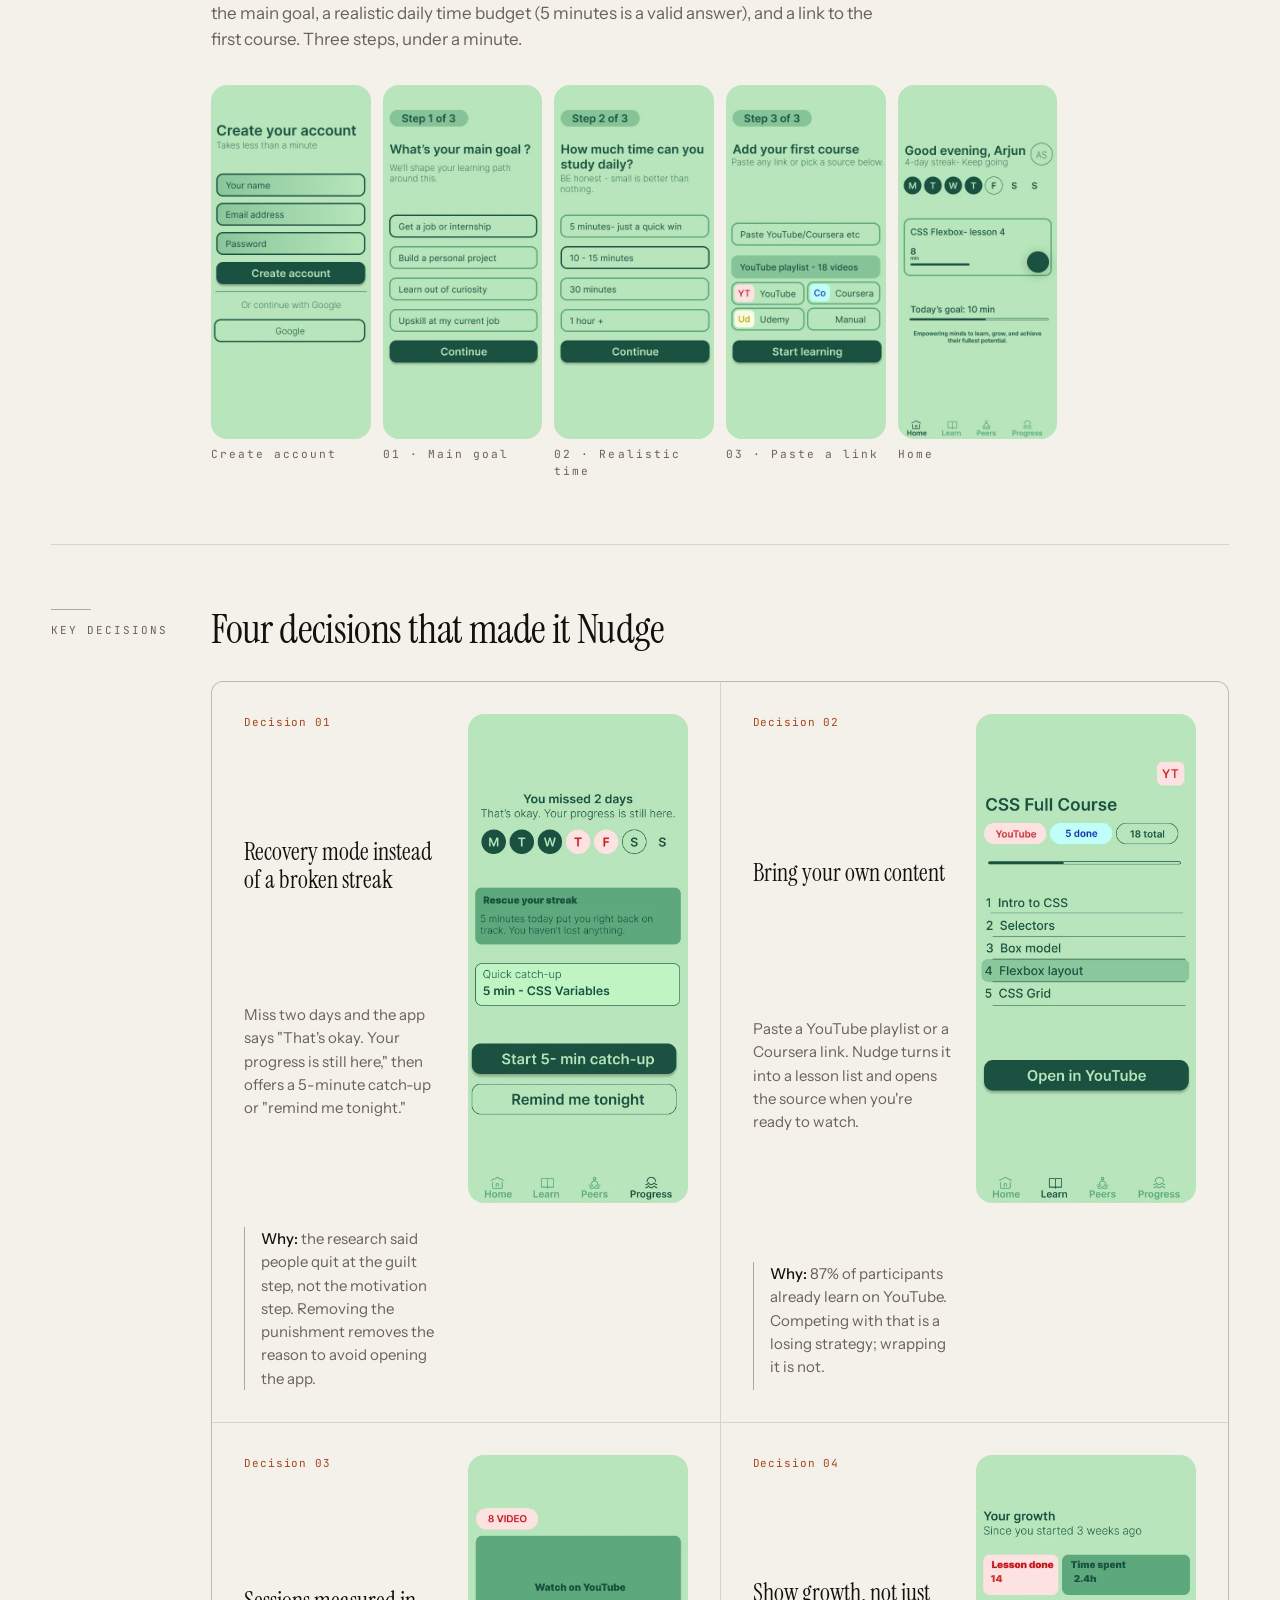
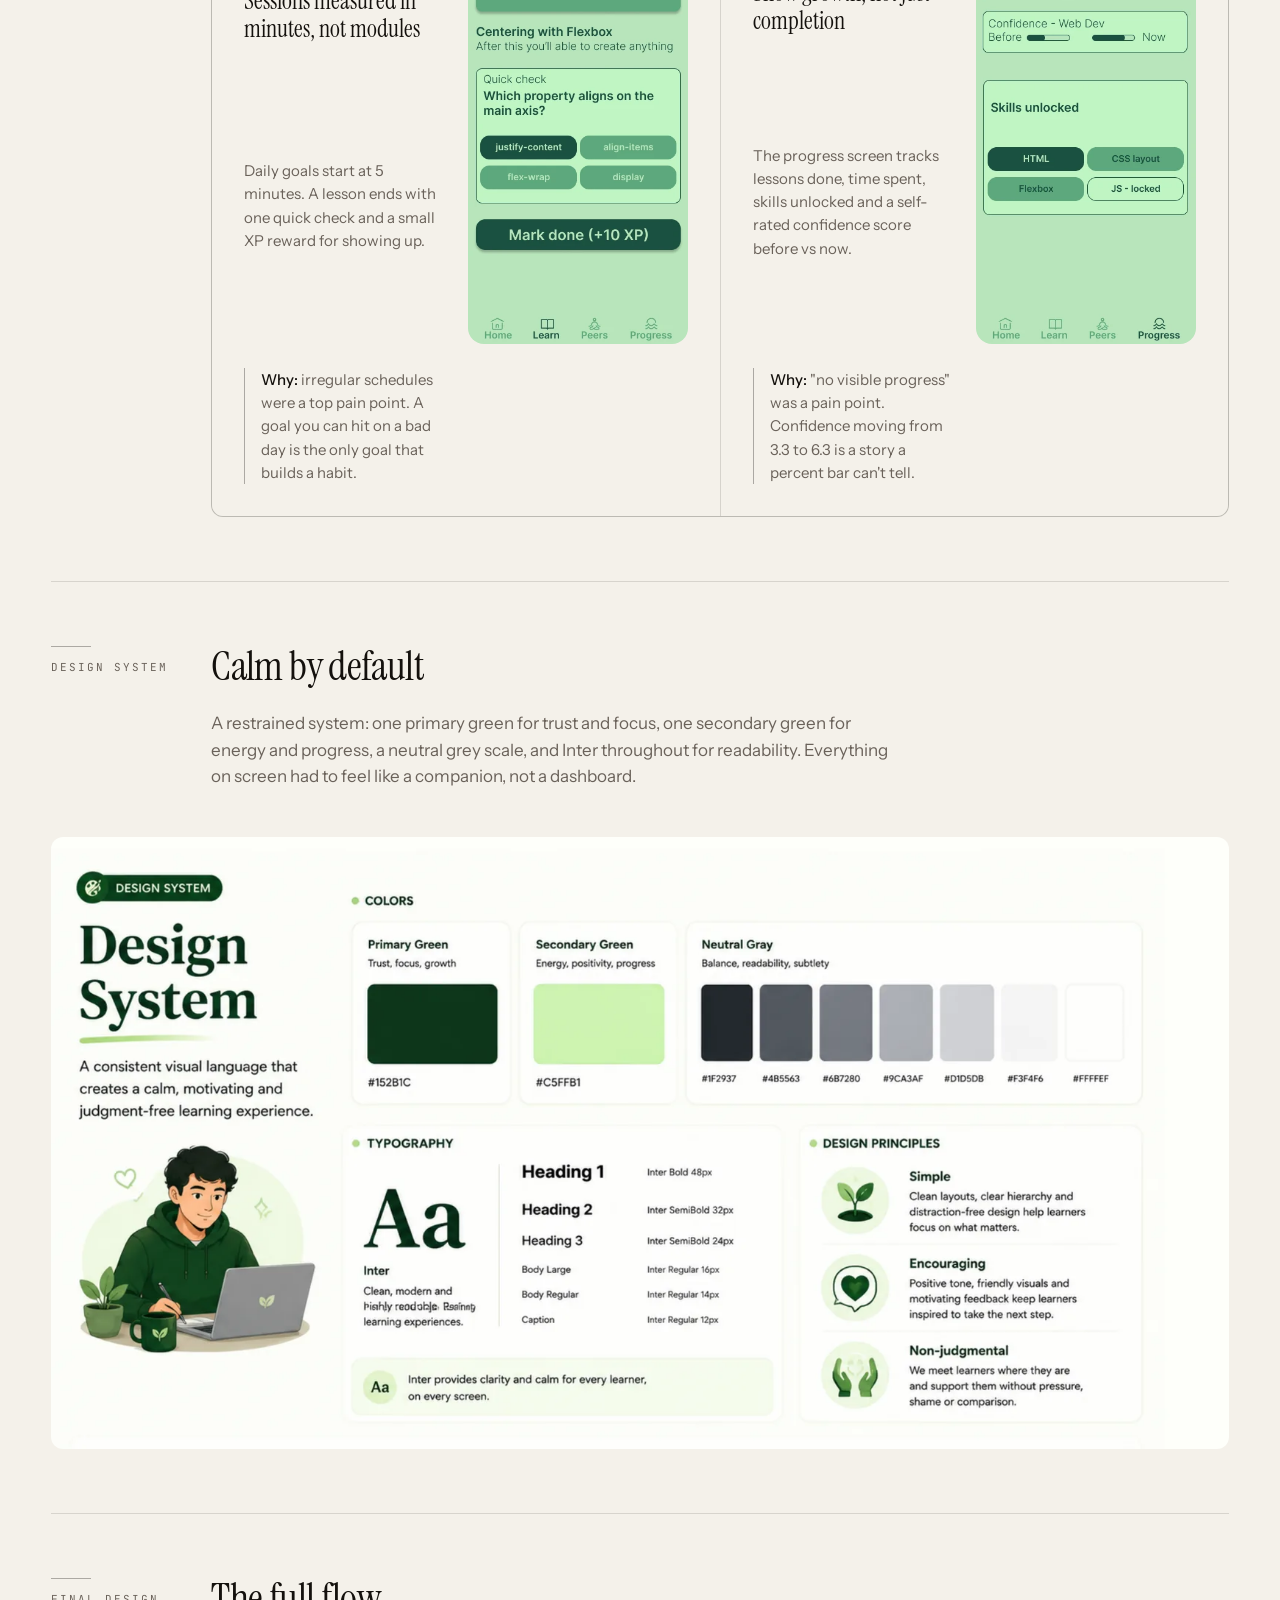
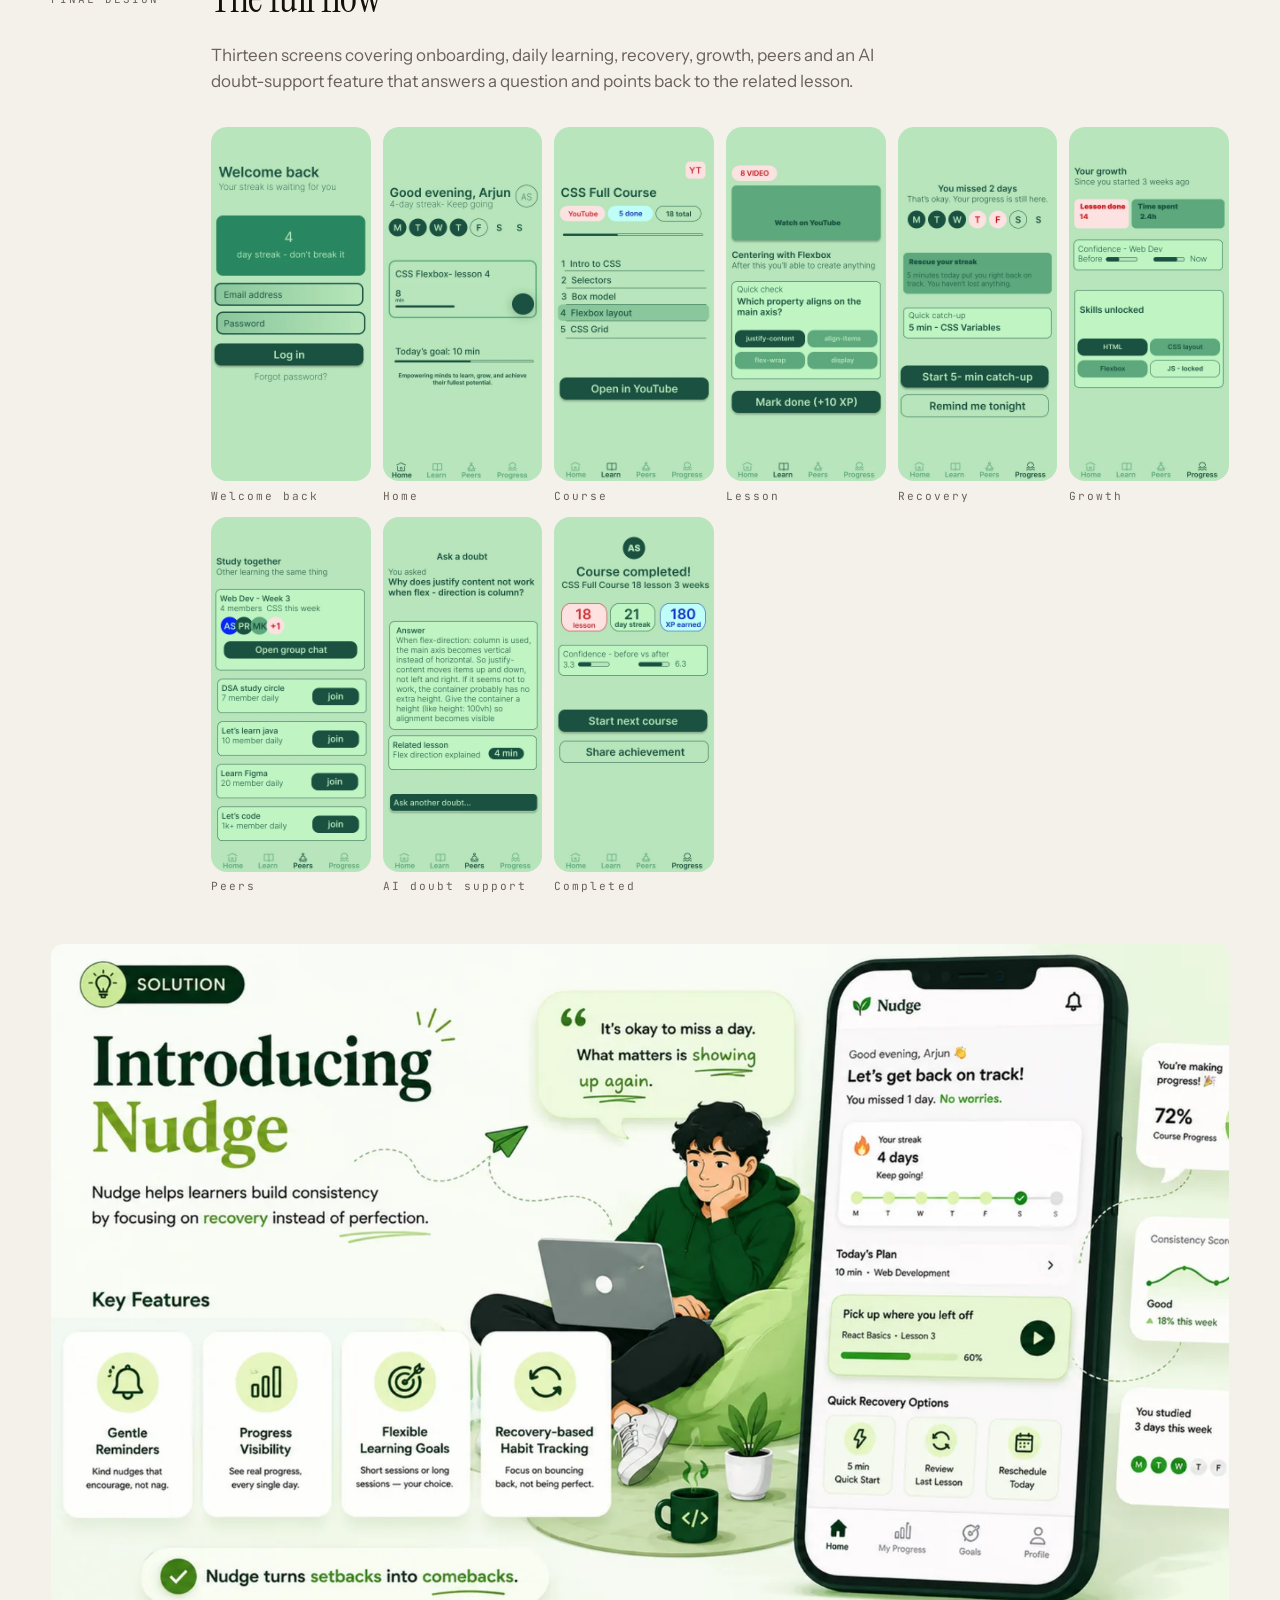
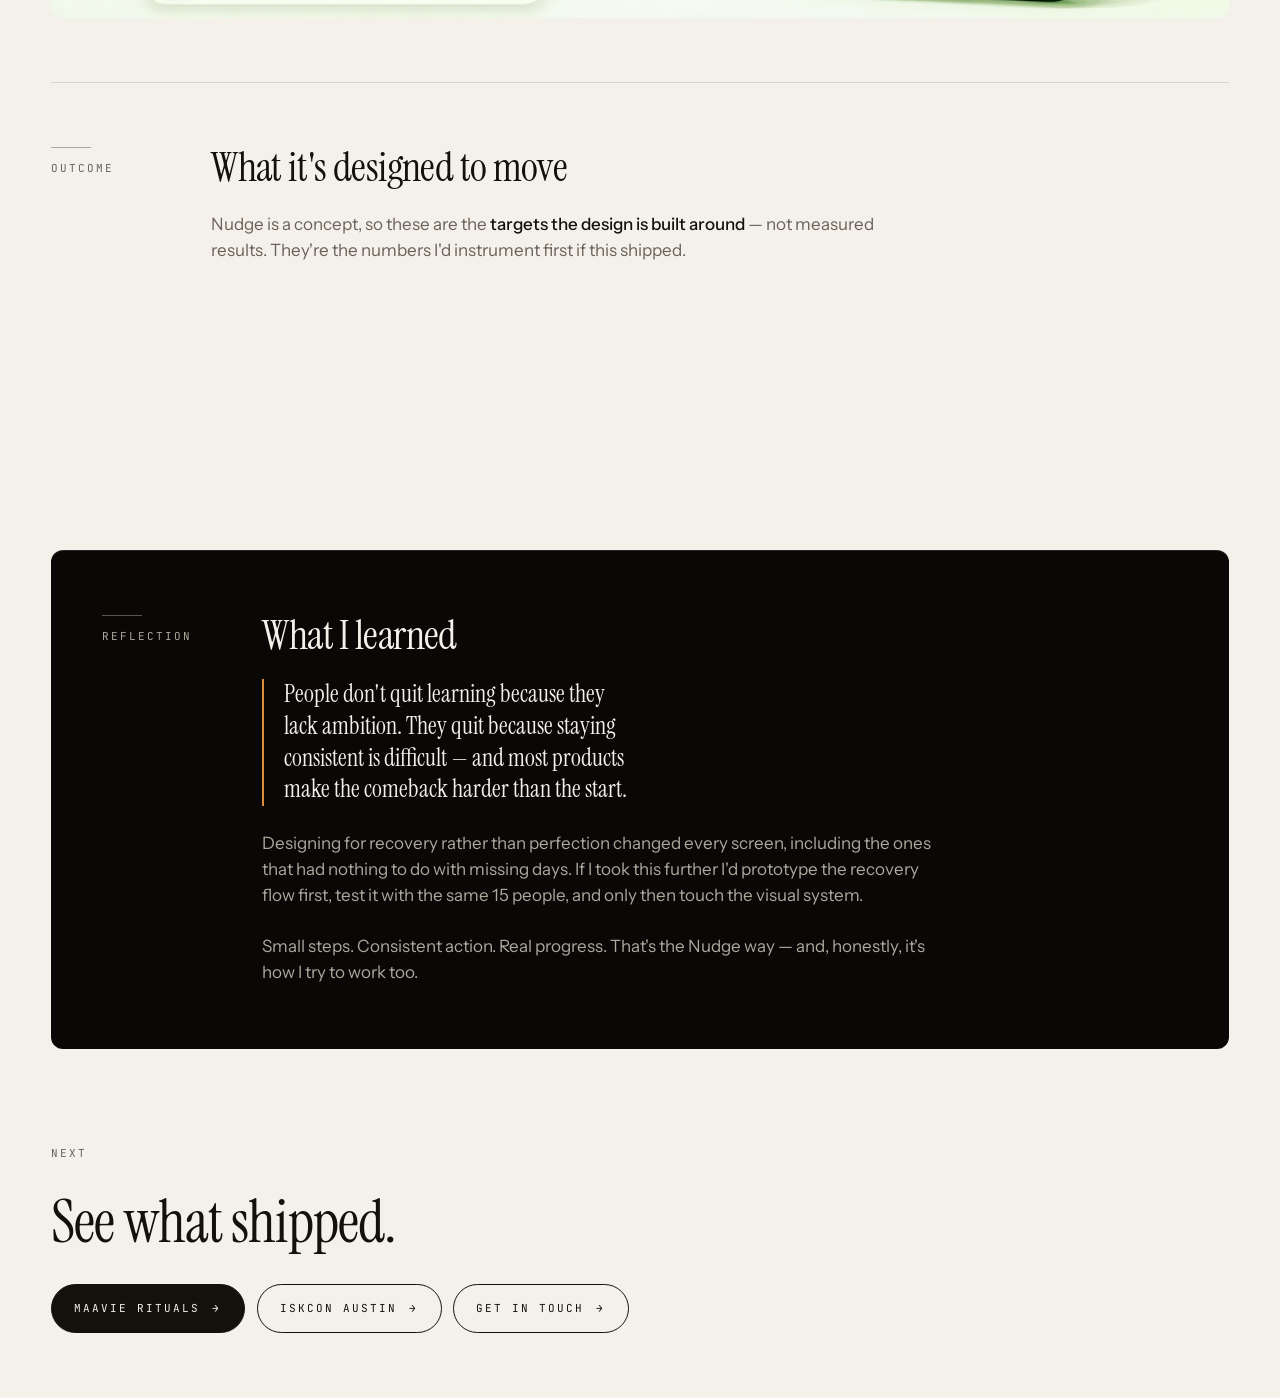
<file: nudge.html>
<!DOCTYPE html>
<html lang="en">
<head>
  <meta charset="UTF-8">
  <meta name="viewport" content="width=device-width, initial-scale=1.0">
  <title>Nudge — case study · Himanshu Ramteke</title>
  <meta name="description" content="Nudge is a learning companion app that helps people come back after they miss a day. Research, strategy, key decisions and final design by Himanshu Ramteke.">
  <meta name="theme-color" content="#F4F1EA">
  <meta property="og:title" content="Nudge — a learning companion designed for recovery, not streaks">
  <meta property="og:image" content="assets/img/nudge-hero.webp">

  <link rel="preconnect" href="https://fonts.googleapis.com">
  <link rel="preconnect" href="https://fonts.gstatic.com" crossorigin>
  <link href="https://fonts.googleapis.com/css2?family=Instrument+Serif:ital@0;1&family=Instrument+Sans:wght@400;500;600&family=JetBrains+Mono:wght@400;500&display=swap" rel="stylesheet">

  <link rel="stylesheet" href="css/tokens.css">
  <link rel="stylesheet" href="css/main.css">
  <link rel="stylesheet" href="css/case-study.css">
  <link rel="icon" href="data:image/svg+xml,%3Csvg xmlns='http://www.w3.org/2000/svg' viewBox='0 0 32 32'%3E%3Crect width='32' height='32' rx='6' fill='%23090807'/%3E%3Ccircle cx='16' cy='16' r='6' fill='%23A8441A'/%3E%3C/svg%3E">
</head>
<body>
  <a class="skip-link" href="#main">Skip to content</a>
  <div class="cursor" aria-hidden="true"></div>

  <header class="nav" id="nav">
    <div class="container">
      <a class="brand" href="index.html" aria-label="Himanshu Ramteke — home"><span class="dot"></span><span>Himanshu Ramteke</span></a>
      <nav aria-label="Primary">
        <ul>
          <li><a href="index.html#work">Work</a></li>
          <li><a href="index.html#about">About</a></li>
          <li><a href="index.html#process">Process</a></li>
          <li><a href="index.html#experience">Experience</a></li>
          <li><a href="index.html#contact">Contact</a></li>
        </ul>
      </nav>
      <button class="menu-btn" id="menuBtn" aria-expanded="false" aria-controls="menu">Menu</button>
    </div>
  </header>
  <div class="menu" id="menu" aria-hidden="true">
    <nav aria-label="Mobile">
      <a href="index.html#work"><span class="mono">01</span>Work</a>
      <a href="index.html#about"><span class="mono">02</span>About</a>
      <a href="index.html#process"><span class="mono">03</span>Process</a>
      <a href="index.html#experience"><span class="mono">04</span>Experience</a>
      <a href="index.html#contact"><span class="mono">05</span>Contact</a>
    </nav>
  </div>

  <main id="main">
    <!-- ============ HERO ============ -->
    <section class="container cs-hero">
      <div>
        <a class="link back" href="index.html#nudge" style="margin-bottom:var(--s-4)"><span class="arr" aria-hidden="true">←</span> Back to work</a>
        <p class="mono muted" style="margin-bottom:var(--s-3)">Case study · Product concept · 2026</p>
        <h1 class="title display">Nudge — a learning companion built for the <em>day after</em> you miss a day.</h1>
        <p class="one" style="margin-top:var(--s-3)">Existing platforms host courses. Nudge helps people keep going with them — across YouTube, Coursera, Udemy and anything with a link.</p>
      </div>
      <dl class="facts">
        <div><dt class="k">Role</dt><dd class="v">Research, product strategy, UX, UI, design system</dd></div>
        <div><dt class="k">Timeline</dt><dd class="v">2026 · self-initiated</dd></div>
        <div><dt class="k">Tools</dt><dd class="v">Figma</dd></div>
        <div><dt class="k">Platform</dt><dd class="v">Mobile (iOS/Android concept)</dd></div>
      </dl>
    </section>
    <div class="container">
      <figure class="img reveal-img cs-cover"><img src="assets/img/nudge-hero.webp" alt="Nudge app hero — a phone on a green podium showing the welcome screen: 'Learn anything. Stay consistent.'" decoding="async"></figure>
    </div>

    <!-- ============ CONTEXT ============ -->
    <section class="cs container">
      <div class="row">
        <span class="label">Context</span>
        <div>
          <h2 class="h display">Why this, why now</h2>
          <div class="body">
            <p>Most of my own learning — and my friends' — happens on YouTube, not in a walled course platform. That's convenient and completely unstructured. People start with real intent, then a busy week happens, and the course just… stops.</p>
            <p><strong>Nudge doesn't host content.</strong> It sits alongside whatever you're already using and does the one thing platforms don't: helps you build a habit and recover when it breaks.</p>
          </div>
        </div>
      </div>
    </section>

    <!-- ============ PROBLEM ============ -->
    <section class="cs container">
      <div class="row">
        <span class="label">Problem</span>
        <div>
          <h2 class="h display">Motivation isn't the problem. Recovery is.</h2>
          <div class="body">
            <blockquote>People who start learning online begin with strong motivation but struggle to stay consistent. Platforms provide content but rarely help users build sustainable habits — or return after an interruption.</blockquote>
            <p><strong>What made it hard:</strong> every existing pattern (streaks, reminders, progress bars) is designed for the person who's already showing up. The moment someone misses two days, those same patterns turn into guilt — and guilt is what makes people avoid the app entirely.</p>
          </div>
        </div>
      </div>
    </section>

    <!-- ============ RESEARCH ============ -->
    <section class="cs container">
      <div class="row">
        <span class="label">Research</span>
        <div>
          <h2 class="h display">What 15 learners told me</h2>
          <div class="body">
            <p>I interviewed 15 people across four groups — students, working professionals, career switchers and lifelong learners — with one goal: understand why people abandon online courses despite wanting to continue.</p>
          </div>
          <ul class="stats rv" aria-label="Key research numbers">
            <li><span class="n">53%</span><p class="t">said consistency was their biggest challenge</p></li>
            <li><span class="n">87%</span><p class="t">used YouTube as their primary learning source</p></li>
            <li><span class="n">15</span><p class="t">participants across 4 learner types</p></li>
          </ul>
          <ol class="findings rv" aria-label="Pain points">
            <li><span class="n">01</span><span>Lack of consistency — the course drops out of the routine after one busy week.</span></li>
            <li><span class="n">02</span><span>Too many courses, no structure — six started, none finished.</span></li>
            <li><span class="n">03</span><span>Busy, irregular schedules — study happens in the evening, if at all.</span></li>
            <li><span class="n">04</span><span>Guilt after missing days — which makes reopening the app feel worse.</span></li>
            <li><span class="n">05</span><span>No visible progress — a 15% bar on a 40-hour course isn't motivating.</span></li>
          </ol>
          <div class="body" style="margin-top:var(--s-4)">
            <blockquote>Most participants didn't quit intentionally. They simply stopped showing up after missing a few days.</blockquote>
          </div>
        </div>
      </div>
      <figure class="img reveal-img full"><img src="assets/img/nudge-journey.webp" alt="Journey map of a typical learning attempt: start course, motivated, learning daily, miss a day — then the drop-off zone: feel behind, avoid app, abandon course" loading="lazy" decoding="async"></figure>
      <figcaption>The current journey. The drop-off zone starts the day after a missed day — that's where the product had to live.</figcaption>
    </section>

    <!-- ============ STRATEGY ============ -->
    <section class="cs container">
      <div class="row">
        <span class="label">Strategy</span>
        <div>
          <h2 class="h display">How might we help learners return after missing a day — without guilt or overwhelm?</h2>
          <div class="body">
            <p>Instead of trying to be a better course platform, Nudge would be a companion: <strong>bring your own content, and we'll handle the habit.</strong> That reframing set three design principles I checked every screen against.</p>
          </div>
          <ul class="principles rv">
            <li><h4>Simple</h4><p>Clean layouts, one clear next action, no distraction. The app should take less than a minute a day to use.</p></li>
            <li><h4>Encouraging</h4><p>Positive tone, small wins made visible. Progress in minutes and confidence, not just percent complete.</p></li>
            <li><h4>Non-judgmental</h4><p>Meet learners where they are. No shame, no comparison, no red broken streak.</p></li>
          </ul>
        </div>
      </div>
      <figure class="img reveal-img full"><img src="assets/img/nudge-hmw.webp" alt="How might we board: remove guilt and offer empathy, make it easy to restart, rebuild motivation with achievable wins, show visible progress quickly, small steps big progress" loading="lazy" decoding="async"></figure>
    </section>

    <!-- ============ PROCESS ============ -->
    <section class="cs container">
      <div class="row">
        <span class="label">Design process</span>
        <div>
          <h2 class="h display">From persona to flows</h2>
          <div class="body">
            <p>The primary persona, Arjun, is a second-year B.Tech student in Nagpur who learns web development in the evenings on a phone, has started 6+ courses and finished none. His goal isn't "learn CSS" — it's <strong>build one real project he can show an interviewer.</strong></p>
            <p>That reframed onboarding. Instead of asking "what do you want to learn?", Nudge asks for the main goal, a realistic daily time budget (5 minutes is a valid answer), and a link to the first course. Three steps, under a minute.</p>
          </div>
          <div class="gallery rv" role="list">
            <figure role="listitem"><div class="img reveal-img"><img src="assets/img/nudge-s01.webp" alt="Create account screen" loading="lazy"></div><figcaption>Create account</figcaption></figure>
            <figure role="listitem"><div class="img reveal-img"><img src="assets/img/nudge-s03.webp" alt="Step 1 of 3: what's your main goal" loading="lazy"></div><figcaption>01 · Main goal</figcaption></figure>
            <figure role="listitem"><div class="img reveal-img"><img src="assets/img/nudge-s04.webp" alt="Step 2 of 3: how much time can you study daily, from 5 minutes to 1 hour+" loading="lazy"></div><figcaption>02 · Realistic time</figcaption></figure>
            <figure role="listitem"><div class="img reveal-img"><img src="assets/img/nudge-s05.webp" alt="Step 3 of 3: add your first course by pasting a YouTube, Coursera or Udemy link" loading="lazy"></div><figcaption>03 · Paste a link</figcaption></figure>
            <figure role="listitem"><div class="img reveal-img"><img src="assets/img/nudge-s06.webp" alt="Home screen: Good evening Arjun, 4-day streak, today's goal 10 minutes" loading="lazy"></div><figcaption>Home</figcaption></figure>
          </div>
        </div>
      </div>
    </section>

    <!-- ============ KEY DECISIONS ============ -->
    <section class="cs container">
      <div class="row">
        <span class="label">Key decisions</span>
        <div>
          <h2 class="h display">Four decisions that made it Nudge</h2>
          <div class="decisions rv">
            <article class="decision">
              <span class="n">Decision 01</span>
              <h4>Recovery mode instead of a broken streak</h4>
              <p>Miss two days and the app says "That's okay. Your progress is still here," then offers a 5-minute catch-up or "remind me tonight."</p>
              <p class="why"><b>Why:</b> the research said people quit at the guilt step, not the motivation step. Removing the punishment removes the reason to avoid opening the app.</p>
              <figure class="img reveal-img"><img src="assets/img/nudge-s09.webp" alt="Recovery screen: You missed 2 days. That's okay. Start 5-minute catch-up or remind me tonight." loading="lazy"></figure>
            </article>
            <article class="decision">
              <span class="n">Decision 02</span>
              <h4>Bring your own content</h4>
              <p>Paste a YouTube playlist or a Coursera link. Nudge turns it into a lesson list and opens the source when you're ready to watch.</p>
              <p class="why"><b>Why:</b> 87% of participants already learn on YouTube. Competing with that is a losing strategy; wrapping it is not.</p>
              <figure class="img reveal-img"><img src="assets/img/nudge-s07.webp" alt="Course screen: CSS Full Course from YouTube, 5 of 18 lessons done, open in YouTube" loading="lazy"></figure>
            </article>
            <article class="decision">
              <span class="n">Decision 03</span>
              <h4>Sessions measured in minutes, not modules</h4>
              <p>Daily goals start at 5 minutes. A lesson ends with one quick check and a small XP reward for showing up.</p>
              <p class="why"><b>Why:</b> irregular schedules were a top pain point. A goal you can hit on a bad day is the only goal that builds a habit.</p>
              <figure class="img reveal-img"><img src="assets/img/nudge-s08.webp" alt="Lesson screen with a quick check question and mark done for 10 XP" loading="lazy"></figure>
            </article>
            <article class="decision">
              <span class="n">Decision 04</span>
              <h4>Show growth, not just completion</h4>
              <p>The progress screen tracks lessons done, time spent, skills unlocked and a self-rated confidence score before vs now.</p>
              <p class="why"><b>Why:</b> "no visible progress" was a pain point. Confidence moving from 3.3 to 6.3 is a story a percent bar can't tell.</p>
              <figure class="img reveal-img"><img src="assets/img/nudge-s10.webp" alt="Growth screen: lessons done, time spent, confidence before vs now, skills unlocked" loading="lazy"></figure>
            </article>
          </div>
        </div>
      </div>
    </section>

    <!-- ============ SYSTEM + FINAL ============ -->
    <section class="cs container">
      <div class="row">
        <span class="label">Design system</span>
        <div>
          <h2 class="h display">Calm by default</h2>
          <div class="body">
            <p>A restrained system: one primary green for trust and focus, one secondary green for energy and progress, a neutral grey scale, and Inter throughout for readability. Everything on screen had to feel like a companion, not a dashboard.</p>
          </div>
        </div>
      </div>
      <figure class="img reveal-img full"><img src="assets/img/nudge-ds.webp" alt="Nudge design system: primary green #152B1C, secondary green #C5FFB1, neutral greys, Inter type scale, and three principles — simple, encouraging, non-judgmental" loading="lazy" decoding="async"></figure>
    </section>

    <section class="cs container">
      <div class="row">
        <span class="label">Final design</span>
        <div>
          <h2 class="h display">The full flow</h2>
          <div class="body">
            <p>Thirteen screens covering onboarding, daily learning, recovery, growth, peers and an AI doubt-support feature that answers a question and points back to the related lesson.</p>
          </div>
          <div class="gallery rv" role="list">
            <figure role="listitem"><div class="img reveal-img"><img src="assets/img/nudge-s02.webp" alt="Welcome back screen with a 4-day streak" loading="lazy"></div><figcaption>Welcome back</figcaption></figure>
            <figure role="listitem"><div class="img reveal-img"><img src="assets/img/nudge-s06.webp" alt="Home" loading="lazy"></div><figcaption>Home</figcaption></figure>
            <figure role="listitem"><div class="img reveal-img"><img src="assets/img/nudge-s07.webp" alt="Course lesson list" loading="lazy"></div><figcaption>Course</figcaption></figure>
            <figure role="listitem"><div class="img reveal-img"><img src="assets/img/nudge-s08.webp" alt="Lesson with quick check" loading="lazy"></div><figcaption>Lesson</figcaption></figure>
            <figure role="listitem"><div class="img reveal-img"><img src="assets/img/nudge-s09.webp" alt="Recovery after missing two days" loading="lazy"></div><figcaption>Recovery</figcaption></figure>
            <figure role="listitem"><div class="img reveal-img"><img src="assets/img/nudge-s10.webp" alt="Growth and confidence" loading="lazy"></div><figcaption>Growth</figcaption></figure>
            <figure role="listitem"><div class="img reveal-img"><img src="assets/img/nudge-s11.webp" alt="Study together — join groups learning the same topic" loading="lazy"></div><figcaption>Peers</figcaption></figure>
            <figure role="listitem"><div class="img reveal-img"><img src="assets/img/nudge-s12.webp" alt="Ask a doubt — AI answer with a related lesson link" loading="lazy"></div><figcaption>AI doubt support</figcaption></figure>
            <figure role="listitem"><div class="img reveal-img"><img src="assets/img/nudge-s13.webp" alt="Course completed: 18 lessons, 21-day streak, 180 XP" loading="lazy"></div><figcaption>Completed</figcaption></figure>
          </div>
        </div>
      </div>
      <figure class="img reveal-img full"><img src="assets/img/nudge-solution.webp" alt="Introducing Nudge — key features: gentle reminders, progress visibility, flexible learning goals, recovery-based habit tracking" loading="lazy" decoding="async"></figure>
    </section>

    <!-- ============ OUTCOME ============ -->
    <section class="cs container">
      <div class="row">
        <span class="label">Outcome</span>
        <div>
          <h2 class="h display">What it's designed to move</h2>
          <div class="body">
            <p>Nudge is a concept, so these are the <strong>targets the design is built around</strong> — not measured results. They're the numbers I'd instrument first if this shipped.</p>
          </div>
          <ul class="stats target rv" aria-label="Target outcomes">
            <li><span class="n">78%</span><p class="t">of users return after missing a day</p></li>
            <li><span class="n">2.6×</span><p class="t">better consistency with the recovery-first approach</p></li>
            <li><span class="n">65%</span><p class="t">of users complete more lessons</p></li>
          </ul>
        </div>
      </div>
    </section>

    <!-- ============ REFLECTION ============ -->
    <section class="cs container on-ink" style="border-radius:var(--radius-lg); padding-inline:var(--gutter); margin-block:var(--s-4)">
      <div class="row">
        <span class="label">Reflection</span>
        <div>
          <h2 class="h display">What I learned</h2>
          <div class="body">
            <blockquote>People don't quit learning because they lack ambition. They quit because staying consistent is difficult — and most products make the comeback harder than the start.</blockquote>
            <p>Designing for recovery rather than perfection changed every screen, including the ones that had nothing to do with missing days. If I took this further I'd prototype the recovery flow first, test it with the same 15 people, and only then touch the visual system.</p>
            <p>Small steps. Consistent action. Real progress. That's the Nudge way — and, honestly, it's how I try to work too.</p>
          </div>
        </div>
      </div>
    </section>

    <!-- ============ NEXT ============ -->
    <section class="container cs-next">
      <p class="mono muted">Next</p>
      <h2 class="h display">See what shipped.</h2>
      <div class="links">
        <a class="btn solid" href="index.html#p-maavie">Maavie Rituals <span class="arr" aria-hidden="true">→</span></a>
        <a class="btn" href="index.html#p-iskcon">ISKCON Austin <span class="arr" aria-hidden="true">→</span></a>
        <a class="btn" href="index.html#contact">Get in touch <span class="arr" aria-hidden="true">→</span></a>
      </div>
    </section>
  </main>

  <script src="js/main.js"></script>
</body>
</html>
</file>
<file: css/tokens.css>
/* =============================================================
   DESIGN TOKENS — the single source of truth.
   See DESIGN.md in the project root for the rules behind these.

   Two rooms, one light source:
     · PAPER — warm bone, the reading room
     · INK   — warm black, the dark mirror (hero, featured, contact)
   One accent — burnt orange, taken from the tungsten light in the
   hero portrait. It has two values so it stays legible on both
   rooms, but it is the SAME colour, never two accents.
   ============================================================= */
:root {
  /* ---- Paper: the light room ---- */
  --paper:      #F4F1EA;   /* page */
  --paper-2:    #EBE7DD;   /* alt sections, insets */
  --paper-3:    #E1DCCF;   /* ghost numerals, heavy rules */

  /* ---- Ink: the dark mirror. One family, two tiers. ---- */
  --ink:        #090807;   /* primary dark surface — matches the portrait's black point */
  --ink-2:      #1C1712;   /* the one step up: panels sitting on ink */
  --ink-3:      #2A241D;   /* borders on ink */

  /* ---- Text ---- */
  --fg-paper:   #14110D;   /* 16.7:1 on paper */
  --mut-paper:  #6A625A;   /*  5.3:1 on paper */
  --fg-ink:     #F4F1EA;   /* 17.7:1 on ink   */
  --mut-ink:    #ADA79C;   /*  8.4:1 on ink   */

  /* ---- The one accent, per surface ---- */
  --accent-paper: #A8441A; /* 5.3:1 on paper — safe for body-size text */
  --accent-ink:   #E08A3C; /* 7.5:1 on ink — the hero's tungsten, exactly */

  /* ---- Semantic: paper is the default room ---- */
  --bg:         var(--paper);
  --fg:         var(--fg-paper);
  --fg-2:       var(--mut-paper);
  --line:       rgba(20, 17, 13, 0.13);
  --line-strong:rgba(20, 17, 13, 0.32);
  --accent:     var(--accent-paper);
  --on-accent:  var(--paper);        /* text sitting on an accent fill */
  --focus:      var(--accent-paper);

  /* ---- Type ----
     One ramp: 11 · 13 · 15 · 17 · 20 · 26 · 34 · 46 · 64 · hero */
  --font-display: "Instrument Serif", "Iowan Old Style", "Palatino Linotype", Georgia, serif;
  --font-sans:    "Instrument Sans", "Inter", system-ui, -apple-system, "Segoe UI", Roboto, sans-serif;
  --font-mono:    "JetBrains Mono", ui-monospace, "SF Mono", Menlo, Consolas, monospace;
  --font-poster:  "Archivo", var(--font-sans);   /* hero name only — never below 56px */

  --t-hero:   clamp(2.9rem, 10.6vw, 10rem);
  --t-h1:     clamp(2.25rem, 4.6vw, 4rem);
  --t-h2:     clamp(1.75rem, 3.2vw, 2.875rem);
  --t-h3:     clamp(1.25rem, 1.9vw, 1.625rem);
  --t-lead:   clamp(1.0625rem, 1.4vw, 1.25rem);
  --t-body:   1.0625rem;
  --t-small:  0.9375rem;
  --t-mono:   0.6875rem;

  /* every mono label on the site uses this tracking — the "spine" */
  --track-mono: 0.18em;

  /* ---- Layout ---- */
  --max:      1440px;
  --gutter:   clamp(1.25rem, 4vw, 4rem);
  --col-gap:  clamp(1rem, 2.5vw, 2.5rem);
  --s-1: 0.5rem;
  --s-2: 1rem;
  --s-3: 1.5rem;
  --s-4: 2rem;
  --s-5: 3rem;
  --s-6: clamp(2.5rem, 5vw, 4rem);
  --s-7: clamp(3.5rem, 7vw, 6.5rem);
  --radius: 4px;
  --radius-lg: 12px;

  /* ---- Motion ---- */
  --ease-out: cubic-bezier(0.16, 1, 0.3, 1);
  --ease-in-out: cubic-bezier(0.65, 0, 0.35, 1);
  --dur-fast: 220ms;
  --dur: 480ms;
  --dur-slow: 900ms;
}

/* =============================================================
   THE DARK MIRROR
   .on-ink   — the primary dark room (hero, featured, contact)
   .on-ink-2 — one step up, for a panel sitting inside the dark
   Everything downstream reads --bg / --fg / --accent, so a whole
   section flips room by swapping one class.
   ============================================================= */
.on-ink,
.on-ink-2 {
  --fg:          var(--fg-ink);
  --fg-2:        var(--mut-ink);
  --line:        rgba(244, 241, 234, 0.13);
  --line-strong: rgba(244, 241, 234, 0.34);
  --accent:      var(--accent-ink);
  --on-accent:   var(--ink);
  --focus:       var(--accent-ink);
  color: var(--fg);
}
.on-ink   { --bg: var(--ink);   background: var(--bg); }
.on-ink-2 { --bg: var(--ink-2); background: var(--bg); }
</file>
<file: css/main.css>
/* =============================================================
   BASE
   ============================================================= */
*, *::before, *::after { box-sizing: border-box; }
html { scroll-behavior: smooth; -webkit-text-size-adjust: 100%; }
body {
  margin: 0;
  background: var(--bg);
  color: var(--fg);
  font-family: var(--font-sans);
  font-size: var(--t-body);
  line-height: 1.55;
  -webkit-font-smoothing: antialiased;
  text-rendering: optimizeLegibility;
  overflow-x: hidden;
}
img, svg, video { display: block; max-width: 100%; height: auto; }
a { color: inherit; text-decoration: none; }
button { font: inherit; color: inherit; background: none; border: 0; padding: 0; cursor: pointer; }
ul, ol { margin: 0; padding: 0; list-style: none; }
h1, h2, h3, h4, p, figure, blockquote, dl, dd { margin: 0; }
::selection { background: var(--accent); color: var(--on-accent); }

:focus-visible {
  outline: 2px solid var(--focus);
  outline-offset: 3px;
  border-radius: 2px;
}
.skip-link {
  position: absolute; left: var(--s-2); top: -100px;
  background: var(--ink); color: var(--paper);
  padding: .6rem 1rem; z-index: 1000; font-family: var(--font-mono); font-size: var(--t-mono);
}
.skip-link:focus { top: var(--s-2); }

.container { width: min(100% - 2 * var(--gutter), var(--max)); margin-inline: auto; }
.section { padding-block: var(--s-7); position: relative; }
.section + .section { border-top: 1px solid var(--line); }

/* Type */
.display { font-family: var(--font-display); font-weight: 400; line-height: 0.98; letter-spacing: -0.015em; }
.display em { font-style: italic; color: var(--accent); }
.h2 { font-size: var(--t-h2); }
.h3 { font-family: var(--font-sans); font-weight: 500; font-size: var(--t-h3); line-height: 1.2; letter-spacing: -0.01em; }
.lead { font-size: var(--t-lead); line-height: 1.5; color: var(--fg-2); max-width: 36ch; }
.mono { font-family: var(--font-mono); font-size: var(--t-mono); letter-spacing: var(--track-mono); text-transform: uppercase; }
.muted { color: var(--fg-2); }
.measure { max-width: 62ch; }

/* Section header — index number + eyebrow + serif title */
.sec-head {
  display: grid; grid-template-columns: 1fr; gap: var(--s-2) var(--col-gap);
  align-items: end; margin-bottom: var(--s-5);
}
.sec-head .idx { font-family: var(--font-mono); font-size: var(--t-mono); letter-spacing: var(--track-mono); color: var(--fg-2); padding-bottom: .55em; }
.sec-head .idx::before { content: ""; display: block; width: 2.5rem; height: 1px; background: var(--line-strong); margin-bottom: .75rem; }
.sec-head .title { font-size: var(--t-h1); }
.sec-head .aside { color: var(--fg-2); max-width: 48ch; font-size: var(--t-body); }
@media (min-width: 900px) {
  .sec-head { grid-template-columns: 8rem 1fr minmax(0, 24rem); }
  .sec-head .aside { grid-column: 3; justify-self: end; text-align: left; padding-bottom: .4em; }
}

/* =============================================================
   NAV
   ============================================================= */
.nav {
  position: fixed; inset: 0 0 auto 0; z-index: 100;
  transition: transform var(--dur) var(--ease-out), background var(--dur-fast);
  mix-blend-mode: difference; color: #fff;
}
.nav.is-hidden { transform: translateY(-100%); }
.nav .container { display: flex; align-items: center; justify-content: space-between; height: 4.5rem; }
.nav .brand { font-family: var(--font-mono); font-size: var(--t-mono); letter-spacing: var(--track-mono); text-transform: uppercase; display: flex; align-items: center; gap: .6rem; }
.nav .brand .dot { width: .5rem; height: .5rem; background: currentColor; border-radius: 50%; }
.nav ul { display: flex; gap: clamp(1rem, 2.4vw, 2.2rem); }
.nav ul a { font-family: var(--font-mono); font-size: var(--t-mono); letter-spacing: var(--track-mono); text-transform: uppercase; position: relative; padding-block: .3rem; }
.nav ul a::after { content: ""; position: absolute; left: 0; bottom: 0; width: 100%; height: 1px; background: currentColor; transform: scaleX(0); transform-origin: right; transition: transform var(--dur) var(--ease-out); }
.nav ul a:hover::after, .nav ul a[aria-current="true"]::after { transform: scaleX(1); transform-origin: left; }
.nav .menu-btn { display: none; font-family: var(--font-mono); font-size: var(--t-mono); letter-spacing: var(--track-mono); text-transform: uppercase; }

/* Mobile menu */
.menu {
  position: fixed; inset: 0; z-index: 90;
  --fg: var(--fg-ink); --fg-2: var(--mut-ink); --accent: var(--accent-ink);
  --line: rgba(244,241,234,.13);
  background: var(--ink); color: var(--fg);
  display: grid; align-content: center; padding: var(--gutter);
  transform: translateY(-100%); transition: transform var(--dur) var(--ease-in-out); visibility: hidden;
}
.menu.is-open { transform: none; visibility: visible; }
.menu a { font-family: var(--font-display); font-size: clamp(2.4rem, 10vw, 4rem); line-height: 1.1; display: flex; align-items: baseline; gap: 1rem; padding-block: .35rem; border-bottom: 1px solid var(--line); }
.menu a .mono { font-size: var(--t-mono); letter-spacing: var(--track-mono); color: var(--fg-2); }
.menu .meta { margin-top: var(--s-4); display: flex; flex-wrap: wrap; gap: var(--s-3); color: var(--fg-2); }
@media (max-width: 800px) {
  .nav ul { display: none; }
  .nav .menu-btn { display: inline-block; }
}

/* =============================================================
   BUTTONS & LINKS
   ============================================================= */
.btn {
  display: inline-flex; align-items: center; gap: .75rem;
  font-family: var(--font-mono); font-size: var(--t-mono); letter-spacing: var(--track-mono); text-transform: uppercase;
  padding: .95rem 1.4rem; border: 1px solid var(--fg); border-radius: 999px;
  position: relative; overflow: hidden; isolation: isolate;
  transition: color var(--dur-fast), border-color var(--dur-fast);
  will-change: transform;
}
.btn::before { content: ""; position: absolute; inset: 0; background: var(--fg); z-index: -1; transform: translateY(101%); transition: transform var(--dur) var(--ease-out); }
.btn:hover { color: var(--bg); }
.btn:hover::before { transform: none; }
.btn .arr { transition: transform var(--dur) var(--ease-out); }
.btn:hover .arr { transform: translateX(4px); }
.btn.solid { background: var(--fg); color: var(--bg); }
.btn.solid::before { background: var(--accent); }
.btn.solid:hover { color: var(--on-accent); border-color: var(--accent); }
.on-ink .btn.solid, .on-ink-2 .btn.solid { background: var(--accent); color: var(--on-accent); border-color: var(--accent); }
.on-ink .btn.solid::before, .on-ink-2 .btn.solid::before { background: var(--paper); }
.on-ink .btn.solid:hover, .on-ink-2 .btn.solid:hover { color: var(--ink); border-color: var(--paper); }

.link { display: inline-flex; align-items: center; gap: .5rem; font-family: var(--font-mono); font-size: var(--t-mono); letter-spacing: var(--track-mono); text-transform: uppercase; border-bottom: 1px solid var(--line-strong); padding-bottom: .2rem; }
.link:hover { border-color: var(--fg); }
.link:hover .arr { transform: translate(3px, -3px); }
.link .arr { transition: transform var(--dur-fast) var(--ease-out); }


/* Marquee strip under hero */
.strip { border-block: 1px solid var(--line); overflow: hidden; padding-block: .8rem; }
.strip .track { display: flex; gap: 3rem; width: max-content; animation: marquee 40s linear infinite; }
.strip span { font-family: var(--font-mono); font-size: var(--t-mono); letter-spacing: var(--track-mono); text-transform: uppercase; color: var(--fg-2); white-space: nowrap; display: inline-flex; align-items: center; gap: 3rem; }
.strip span::after { content: "◆"; font-size: .5rem; color: var(--accent); }
@keyframes marquee { to { transform: translateX(-50%); } }

/* =============================================================
   WORK
   ============================================================= */
.project { display: grid; gap: var(--s-4); padding-block: var(--s-6); border-top: 1px solid var(--line); }
.project:first-of-type { border-top: 0; padding-top: 0; }
.project .meta { display: flex; flex-wrap: wrap; gap: .5rem 1.5rem; color: var(--fg-2); font-family: var(--font-mono); font-size: var(--t-mono); letter-spacing: var(--track-mono); text-transform: uppercase; }
.project .meta b { color: var(--fg); font-weight: 500; }
.project .name { font-size: var(--t-h2); display: flex; align-items: baseline; gap: 1rem; flex-wrap: wrap; }
.project .name .idx { font-family: var(--font-mono); font-size: var(--t-mono); letter-spacing: var(--track-mono); color: var(--fg-2); }
.project .tagline { font-size: var(--t-lead); line-height: 1.45; max-width: 30ch; }
.project .outcome { color: var(--fg-2); max-width: 52ch; }
.project .outcome b { color: var(--fg); font-weight: 500; }
.project .actions { display: flex; gap: 1.5rem; flex-wrap: wrap; align-items: center; margin-top: var(--s-2); }

/* image treatment */
.img { position: relative; overflow: hidden; border-radius: var(--radius-lg); background: var(--paper-2); }
.img img { width: 100%; height: 100%; object-fit: cover; transition: transform 1.2s var(--ease-out); }
.img.reveal-img::after { content: ""; position: absolute; inset: 0; background: var(--bg); transform-origin: top; transition: transform var(--dur-slow) var(--ease-in-out); }
.img.reveal-img.is-in::after { transform: scaleY(0); }
.project:hover .img img { transform: scale(1.03); }

/* layout: split */
.project.split { grid-template-columns: 1fr; }
.project.split .visual { display: grid; grid-template-columns: 1.35fr 1fr; grid-template-rows: 1fr 1fr; gap: var(--s-2); aspect-ratio: 5/4; }
.project.split .visual .img:nth-child(1) { grid-row: 1 / 3; }
.project.split .logo-chip { position: absolute; left: 1rem; top: 1rem; width: 3.25rem; height: 3.25rem; border-radius: 50%; background: var(--paper); display: grid; place-items: center; padding: .55rem; box-shadow: 0 2px 10px rgba(0,0,0,.08); }
/* caption for work that can't be shown in full yet */
.visual-note {
  display: flex; align-items: baseline; gap: .6rem;
  font-family: var(--font-mono); font-size: var(--t-mono); letter-spacing: var(--track-mono);
  color: var(--fg-2); margin-top: var(--s-2);
}
.visual-note::before { content: "◆"; font-size: .5rem; color: var(--accent); }
@media (min-width: 900px) {
  .project.split { grid-template-columns: 4fr 8fr; align-items: end; }
  .project.split .copy { position: sticky; top: 7rem; padding-right: var(--col-gap); }
  .project.split .visual-note { grid-column: 2; }
}

/* layout: dark (ISKCON) */
.project.dark { border-radius: var(--radius-lg); padding: var(--s-6) var(--gutter); margin-block: var(--s-4); border-top: 0; }
.project.dark .flow { display: grid; grid-template-columns: repeat(auto-fit, minmax(9rem, 1fr)); gap: 1px; background: var(--line); border: 1px solid var(--line); border-radius: var(--radius-lg); overflow: hidden; margin-top: var(--s-4); }
.project.dark .flow li { background: var(--ink); padding: 1.1rem 1rem 1.25rem; display: grid; gap: 1.4rem; align-content: space-between; min-height: 8.5rem; transition: background var(--dur-fast); }
.project.dark .flow li:hover { background: var(--ink-2); }
.project.dark .flow li .n { font-family: var(--font-mono); font-size: var(--t-mono); color: var(--accent); letter-spacing: .08em; }
.project.dark .flow li .t { font-size: var(--t-small); line-height: 1.28; }
.project.dark .flow li:last-child { background: var(--ink); box-shadow: inset 0 0 0 1px var(--accent); }
.project.dark .flow li:last-child .n { color: var(--accent); }
/* 5 steps into a 2-col grid leaves a hole — the last one spans it */
@media (max-width: 899px) { .project.dark .flow { grid-template-columns: repeat(2, 1fr); } .project.dark .flow li:last-child { grid-column: 1 / -1; min-height: 6rem; } }
.project.dark .stat { display: grid; gap: .25rem; }
.project.dark .stat .n { font-family: var(--font-display); font-size: clamp(3rem, 6vw, 5.5rem); line-height: 1; color: var(--accent); }
.project.dark .stat .t { color: var(--fg-2); font-size: var(--t-small); max-width: 22ch; }
/* CSS-drawn donation card — stands in until a real screenshot is added */
.give { background: var(--paper); color: var(--ink); border-radius: 22px; padding: 1.25rem; max-width: 300px; display: grid; gap: .9rem; box-shadow: 0 30px 60px -30px rgba(0,0,0,.6); font-size: .8rem; justify-self: end; transform: rotate(-2deg); }
.give .top { display: flex; justify-content: space-between; font-family: var(--font-mono); font-size: .6rem; letter-spacing: var(--track-mono); text-transform: uppercase; color: var(--mut-paper); }
.give h5 { font-family: var(--font-display); font-weight: 400; font-size: 1.5rem; line-height: 1.05; margin: 0; }
.give .amts { display: grid; grid-template-columns: repeat(3, 1fr); gap: .4rem; }
.give .amts span { border: 1px solid var(--paper-3); border-radius: 8px; padding: .5rem 0; text-align: center; font-weight: 500; }
.give .amts span:nth-child(2) { background: var(--ink); color: var(--paper); border-color: var(--ink); }
.give .bar { height: 6px; border-radius: 3px; background: var(--paper-3); overflow: hidden; position: relative; }
.give .bar::after { content: ""; position: absolute; inset: 0; width: 45%; background: repeating-linear-gradient(90deg, var(--accent-paper) 0 5px, rgba(168,68,26,.32) 5px 10px); animation: shimmer 3s linear infinite; }
@keyframes shimmer { to { transform: translateX(12px); } }
.give .cta { background: var(--accent-paper); color: var(--paper); text-align: center; border-radius: 10px; padding: .75rem; font-weight: 500; }
.give .qr { width: 44px; height: 44px; background:
  linear-gradient(var(--ink), var(--ink)) 0 0/14px 14px no-repeat,
  linear-gradient(var(--ink), var(--ink)) 100% 0/14px 14px no-repeat,
  linear-gradient(var(--ink), var(--ink)) 0 100%/14px 14px no-repeat,
  repeating-linear-gradient(90deg, var(--ink) 0 4px, transparent 4px 8px) 100% 100%/22px 22px no-repeat; }
@media (min-width: 900px) {
  .project.dark { grid-template-columns: 7fr 5fr; align-items: start; }
  .project.dark .visual { display: grid; gap: var(--s-4); }
  .project.dark .flow { grid-template-columns: repeat(5, 1fr); }
}

/* layout: pair */
.project.pair .visual { display: grid; gap: var(--s-4); }
.project.pair .item { display: grid; gap: var(--s-3); align-content: start; }
.project.pair .item .h3 { font-size: 1.2rem; }
.project.pair .item p { color: var(--fg-2); font-size: var(--t-small); max-width: 40ch; }
.project.pair .phones { display: grid; grid-template-columns: repeat(3, 1fr); gap: .75rem; }
.project.pair .phones .img { aspect-ratio: 430/932; border-radius: 18px; }
.project.pair .phones .img:nth-child(2) { transform: translateY(1.5rem); }
.project.pair .wide .img { aspect-ratio: 3/2; }
@media (min-width: 900px) {
  .project.pair { grid-template-columns: 4fr 8fr; }
  .project.pair .visual { grid-template-columns: 1fr 1fr; align-items: start; }
  .project.pair .item:nth-child(2) { margin-top: 5rem; }
}

/* =============================================================
   FEATURED — Nudge
   ============================================================= */
.featured { border-radius: 0; }
.featured .sec-head .idx, .featured .sec-head .aside { color: var(--fg-2); }
.featured .hero-img { aspect-ratio: 1600/816; }
.featured .grid { display: grid; gap: var(--s-6); margin-top: var(--s-6); }
.featured .col h4 { font-family: var(--font-mono); font-size: var(--t-mono); letter-spacing: var(--track-mono); text-transform: uppercase; color: var(--accent); margin-bottom: .6rem; }
.featured .col p { color: var(--fg-2); max-width: 44ch; }
.featured .col { margin-bottom: var(--s-4); }
.featured .chips { display: flex; flex-wrap: wrap; gap: .5rem; }
.featured .chips li { font-family: var(--font-mono); font-size: var(--t-mono); letter-spacing: var(--track-mono); border: 1px solid var(--line); border-radius: 999px; padding: .35rem .7rem; }
.featured .chips li:not(:last-child)::after { content: "→"; margin-left: .7rem; color: var(--fg-2); }
.featured .decision { font-family: var(--font-display); font-size: var(--t-h3); line-height: 1.25; }
.featured .decision em { color: var(--accent); font-style: italic; }
.featured .insights { display: grid; grid-template-columns: repeat(3, 1fr); gap: 1px; background: var(--line); border: 1px solid var(--line); border-radius: var(--radius-lg); overflow: hidden; }
.featured .insights li { background: var(--ink-2); padding: 1.25rem 1rem; }
.featured .insights .n { font-family: var(--font-display); font-size: clamp(2rem, 4vw, 3.4rem); line-height: 1; color: var(--paper); }
.featured .insights .t { font-size: .8rem; color: var(--fg-2); margin-top: .5rem; line-height: 1.35; }
.featured .screens { display: grid; grid-template-columns: repeat(3, 1fr); gap: .75rem; }
.featured .screens .img { aspect-ratio: 360/800; border-radius: 16px; }
.featured .screens .img:nth-child(2) { transform: translateY(2rem); }
@media (min-width: 900px) {
  .featured .grid { grid-template-columns: 1fr 1fr; }
  .featured .side { display: grid; gap: var(--s-5); align-content: start; }
}

/* =============================================================
   ABOUT
   ============================================================= */
.about .body { display: grid; gap: var(--s-5); }
.about .body p { max-width: 60ch; color: var(--fg-2); font-size: var(--t-lead); line-height: 1.55; }
.about .body p:first-child { color: var(--fg); }
.about .side { display: grid; gap: var(--s-4); align-content: start; }
.about .about-portrait { aspect-ratio: 520/565; border-radius: var(--radius-lg); }
@media (min-width: 900px) {
  .about .body { grid-template-columns: 6fr 5fr; align-items: start; }
  .about .side { position: sticky; top: 6rem; }
}
.about .interests { display: grid; gap: .5rem; border-top: 1px solid var(--line); padding-top: var(--s-3); }
.about .interests li { display: flex; justify-content: space-between; gap: 1rem; padding-block: .6rem; border-bottom: 1px solid var(--line); font-size: var(--t-small); }
.about .interests li span:last-child { font-family: var(--font-mono); font-size: var(--t-mono); color: var(--fg-2); }
@media (min-width: 900px) {
  .about .body { grid-template-columns: 7fr 4fr; column-gap: var(--s-7); }
}

/* =============================================================
   PROCESS
   ============================================================= */
.process-grid { display: grid; gap: var(--s-5); }
.artefact .img { border-radius: var(--radius-lg); background: var(--paper-2); overflow: hidden; display: block; }
.artefact img { width: 100%; height: auto; }
.artefact figcaption { font-family: var(--font-mono); font-size: var(--t-mono); letter-spacing: var(--track-mono); text-transform: uppercase; color: var(--fg-2); margin-top: .75rem; }
.process .steps { display: grid; gap: 0; counter-reset: step; border-top: 1px solid var(--line); }
.process .step { display: grid; grid-template-columns: 3.5rem 1fr; gap: var(--s-3); padding-block: var(--s-3); border-bottom: 1px solid var(--line); position: relative; transition: padding-left var(--dur) var(--ease-out); }
.process .step .n { font-family: var(--font-mono); font-size: var(--t-mono); color: var(--fg-2); padding-top: .5rem; }
.process .step .t { font-family: var(--font-display); font-weight: 400; font-size: var(--t-h2); line-height: 1; }
.process .step p { color: var(--fg-2); max-width: 44ch; margin-top: .75rem; grid-column: 2; }
.process .step::before { content: ""; position: absolute; left: 0; top: 0; height: 1px; width: 0; background: var(--accent); transition: width var(--dur-slow) var(--ease-out); }
.process .step.is-in::before { width: 100%; }
@media (min-width: 900px) {
  .process .step { grid-template-columns: 5rem 1fr 1.1fr; align-items: start; }
  .process .step p { margin-top: .4rem; grid-column: auto; }
  .process .step:hover { padding-left: 1rem; }
}

/* =============================================================
   SKILLS
   ============================================================= */
.skills .groups { display: grid; gap: var(--s-4); }
.skills .group h3 { font-family: var(--font-mono); font-size: var(--t-mono); letter-spacing: var(--track-mono); text-transform: uppercase; color: var(--fg-2); padding-bottom: .75rem; border-bottom: 1px solid var(--line-strong); margin-bottom: 1rem; display: flex; justify-content: space-between; }
.skills .group ul { display: flex; flex-wrap: wrap; gap: .45rem; }
.skills .group li { font-size: var(--t-small); padding: .4rem .75rem; border: 1px solid var(--line); border-radius: 999px; transition: background var(--dur-fast), color var(--dur-fast), border-color var(--dur-fast); }
.skills .group li:hover { background: var(--ink); color: var(--paper); border-color: var(--ink); }
.skills .group.ai li:hover { background: var(--accent); color: var(--on-accent); border-color: var(--accent); }
@media (min-width: 700px) { .skills .groups { grid-template-columns: 1fr 1fr; } }
@media (min-width: 1100px) { .skills .groups { grid-template-columns: repeat(4, 1fr); } }

/* =============================================================
   DESIGN × AI
   ============================================================= */
.ai-sec .intro { max-width: 52ch; color: var(--fg-2); font-size: var(--t-lead); }
.ai-body { display: grid; gap: var(--s-5); margin-top: var(--s-5); }
.ai-proof { justify-self: start; }
.ai-proof .img { width: min(100%, 15rem); border-radius: 18px; overflow: hidden; display: block; }
.ai-proof img { width: 100%; height: auto; }
.ai-proof figcaption { font-family: var(--font-mono); font-size: var(--t-mono); letter-spacing: var(--track-mono); text-transform: uppercase; color: var(--fg-2); margin-top: .75rem; max-width: 18rem; line-height: 1.7; }
@media (min-width: 1000px) { .ai-body { grid-template-columns: 1fr minmax(0, 17rem); gap: var(--s-6); align-items: center; } }
.ai-sec .rows { border-top: 1px solid var(--line); }
.ai-sec .row { display: grid; grid-template-columns: 1fr; gap: .5rem var(--col-gap); padding-block: var(--s-2); border-bottom: 1px solid var(--line); }
.ai-sec .row .stage { font-family: var(--font-display); font-size: var(--t-h3); line-height: 1.1; }
.ai-sec .row .arrow { display: none; color: var(--fg-2); font-family: var(--font-mono); }
.ai-sec .row .how { color: var(--fg-2); max-width: 56ch; }
.ai-sec .row:hover .how { color: var(--fg); }
@media (min-width: 900px) {
  .ai-sec .row { grid-template-columns: 14rem 3rem 1fr; align-items: baseline; }
  .ai-sec .row .arrow { display: block; }
}
.ai-sec .big { font-family: var(--font-display); font-size: var(--t-h1); line-height: 1; max-width: 18ch; }
.ai-sec .big em { color: var(--accent); font-style: italic; }
.ai-sec .top { display: grid; gap: var(--s-4); }
@media (min-width: 900px) { .ai-sec .top { grid-template-columns: 7fr 5fr; align-items: end; } }

/* =============================================================
   EXPERIENCE
   ============================================================= */
.exp .list { border-top: 1px solid var(--line); }
.exp .item { display: grid; grid-template-columns: 1fr; gap: var(--s-2) var(--col-gap); padding-block: var(--s-4); border-bottom: 1px solid var(--line); }
.exp .year { font-family: var(--font-display); font-size: clamp(3rem, 7vw, 6rem); line-height: .9; color: var(--paper-3); transition: color var(--dur); }
.exp .item:hover .year { color: var(--accent); }
.exp .role { font-size: var(--t-h3); font-weight: 500; line-height: 1.2; }
.exp .company { color: var(--fg-2); margin-top: .2rem; }
.exp .when { font-family: var(--font-mono); font-size: var(--t-mono); letter-spacing: var(--track-mono); text-transform: uppercase; color: var(--fg-2); margin-top: .75rem; }
.exp .points { display: grid; gap: .6rem; color: var(--fg-2); max-width: 56ch; }
.exp .points li { padding-left: 1.25rem; position: relative; font-size: var(--t-small); line-height: 1.55; }
.exp .points li::before { content: "—"; position: absolute; left: 0; color: var(--accent); }
/* a tint, not a fill — several of these can share a viewport without
   competing with the section's one accent element */
.exp .marks { display: grid; grid-template-columns: repeat(3, 1fr); gap: .6rem; margin-top: var(--s-3); max-width: 30rem; }
.exp .mark { aspect-ratio: 3/2; padding: .7rem; background: var(--paper-2); border: 1px solid var(--line); border-radius: var(--radius); overflow: hidden; }
.exp .mark img { width: 100%; height: 100%; object-fit: contain; transition: transform var(--dur) var(--ease-out); }
.exp .item:hover .mark img { transform: scale(1.04); }
.exp .highlight { margin-top: 1rem; font-size: var(--t-small); display: inline-block;
  background: rgba(168, 68, 26, .09); color: var(--accent);
  padding: .35rem .7rem; border-radius: 3px; box-shadow: inset 2px 0 0 var(--accent); }
@media (min-width: 900px) {
  .exp .item { grid-template-columns: 10rem 1fr 1.2fr; align-items: start; }
}

/* =============================================================
   CONTACT / FOOTER
   ============================================================= */
.contact { padding-block: var(--s-7) var(--s-4); min-height: 62svh; display: grid; align-content: space-between; }
.contact .container { display: grid; gap: var(--s-6); }
.contact .headline { font-size: var(--t-hero); max-width: 16ch; }
.contact .headline .line { display: block; }
.contact .headline .line:last-child { font-style: italic; color: var(--accent); }
.contact .sub { color: var(--fg-2); max-width: 44ch; font-size: var(--t-lead); }
.contact .top { display: grid; gap: var(--s-4); }
.contact .cta-row { display: flex; flex-wrap: wrap; gap: .75rem; }
.contact .email { font-family: var(--font-display); font-size: clamp(1.4rem, 3.4vw, 2.8rem); line-height: 1.1; border-bottom: 1px solid var(--line-strong); display: inline-block; padding-bottom: .15em; word-break: break-all; }
.contact .email:hover { border-color: var(--accent); color: var(--accent); }
.contact .rows { display: grid; gap: var(--s-4); border-top: 1px solid var(--line); padding-top: var(--s-4); }
.contact .links { display: flex; flex-wrap: wrap; gap: 1.5rem; }
.contact .links a { display: inline-flex; gap: .5rem; align-items: center; font-family: var(--font-mono); font-size: var(--t-mono); letter-spacing: var(--track-mono); text-transform: uppercase; }
.contact .links a .arr { transition: transform var(--dur-fast) var(--ease-out); }
.contact .links a:hover .arr { transform: translate(3px, -3px); }
.contact .colophon { margin-top: var(--s-5); display: flex; flex-wrap: wrap; gap: .75rem 2rem; color: var(--fg-2); font-family: var(--font-mono); font-size: .68rem; letter-spacing: var(--track-mono); text-transform: uppercase; }
@media (min-width: 900px) {
  .contact .top { grid-template-columns: 7fr 5fr; align-items: end; }
  .contact .rows { grid-template-columns: 1fr 1fr; align-items: center; }
}

/* =============================================================
   MOTION — reveal utilities
   ============================================================= */
.rv { opacity: 0; transform: translateY(22px); transition: opacity var(--dur-slow) var(--ease-out), transform var(--dur-slow) var(--ease-out); }
.rv.is-in { opacity: 1; transform: none; }
.rv[data-delay="1"] { transition-delay: .08s; }
.rv[data-delay="2"] { transition-delay: .16s; }
.rv[data-delay="3"] { transition-delay: .24s; }

/* cursor */
.cursor { position: fixed; left: 0; top: 0; width: 10px; height: 10px; margin: -5px 0 0 -5px; border-radius: 50%; background: var(--accent-paper); pointer-events: none; z-index: 999; mix-blend-mode: multiply; transition: transform var(--dur-fast) var(--ease-out), opacity var(--dur-fast); opacity: 0; }
.cursor.is-on { opacity: 1; }
.cursor.is-link { transform: scale(3.2); opacity: .55; }
@media (hover: none), (pointer: coarse) { .cursor { display: none; } }

@media (prefers-reduced-motion: reduce) {
  html { scroll-behavior: auto; }
  *, *::before, *::after { animation-duration: .01ms !important; animation-iteration-count: 1 !important; transition-duration: .01ms !important; scroll-behavior: auto !important; }
  .rv { opacity: 1; transform: none; }
  .img.reveal-img::after { display: none; }
  .cursor { display: none; }
  .strip .track { animation: none; }
}

/* =============================================================
   CREATIVE — graphic / campaign galleries
   Paper room. Grouped by medium; each group led with the mono spine.
   ============================================================= */
.creative .cr-group { padding-top: var(--s-6); margin-top: var(--s-6); border-top: 1px solid var(--line); }
.creative .cr-group:first-of-type { padding-top: 0; margin-top: 0; border-top: 0; }
.cr-head { display: flex; align-items: baseline; justify-content: space-between; gap: 1rem; flex-wrap: wrap; margin-bottom: var(--s-3); }
.cr-head h3 { font-family: var(--font-mono); font-size: var(--t-mono); letter-spacing: var(--track-mono); text-transform: uppercase; font-weight: 500; }
.cr-head .count { font-family: var(--font-mono); font-size: var(--t-mono); letter-spacing: var(--track-mono); color: var(--fg-2); }

/* Social — a horizontal campaign reel of vertical creatives */
.cr-social {
  display: grid; grid-auto-flow: column; grid-auto-columns: minmax(216px, 1fr);
  gap: var(--s-2); overflow-x: auto; scroll-snap-type: x mandatory;
  padding-bottom: .9rem; margin-inline: calc(-1 * var(--gutter)); padding-inline: var(--gutter);
  scrollbar-width: thin; scrollbar-color: var(--line-strong) transparent;
}
.cr-social::-webkit-scrollbar { height: 6px; }
.cr-social::-webkit-scrollbar-thumb { background: var(--line-strong); border-radius: 999px; }
.cr-card { display: grid; gap: .7rem; scroll-snap-align: start; align-content: start; }
.cr-card .img { aspect-ratio: 760 / 1350; }
.cr-card figcaption { font-size: var(--t-small); color: var(--fg-2); line-height: 1.3; }
@media (min-width: 900px) {
  .cr-social { grid-auto-columns: minmax(0, 1fr); grid-auto-flow: row; grid-template-columns: repeat(4, 1fr); overflow: visible; margin-inline: 0; padding-inline: 0; padding-bottom: 0; }
}

/* Product & campaign visuals — a quiet grid */
.cr-grid { display: grid; grid-template-columns: repeat(2, 1fr); gap: var(--s-2); }
.cr-grid .img { aspect-ratio: 3 / 4; }
@media (min-width: 720px)  { .cr-grid { grid-template-columns: repeat(3, 1fr); } }
@media (min-width: 1080px) { .cr-grid { grid-template-columns: repeat(4, 1fr); } }

/* Web banners — full width, natural height */
.cr-wide { display: grid; gap: var(--s-2); }
.cr-wide .img { background: var(--paper-2); }
.cr-wide .img img { height: auto; }

/* Education poster — image beside a short note */
.cr-poster { display: grid; gap: var(--s-4); align-items: center; }
.cr-poster .img { aspect-ratio: 880 / 1100; width: 100%; max-width: 380px; justify-self: center; }
.cr-poster .txt p { color: var(--fg-2); max-width: 46ch; }
.cr-poster .txt p + p { margin-top: var(--s-2); }
@media (min-width: 760px) { .cr-poster { grid-template-columns: 5fr 7fr; } .cr-poster .img { justify-self: start; } }
</file>
<file: css/hero.css>
/* =============================================================
   CINEMATIC HERO
   Self-contained: every rule is scoped to .chero so nothing
   else on the page is affected. Layer order (back → front):
   1 environment · 2 amber atmosphere · 3 portrait
   4 typography · 5 foreground metadata · grain · fade-out
   ============================================================= */
.chero {
  /* the hero is the darkest room of the same house — every value below
     comes from tokens.css, so the palette has one source of truth */
  --c-bg:      var(--ink);
  --c-fg:      var(--fg-ink);
  --c-mut:     var(--mut-ink);
  --c-mut-2:   #7A7267;
  --c-amber:   var(--accent-ink);
  --c-line:    rgba(244, 241, 234, 0.09);

  --sp: 0;                 /* scroll progress 0 → 1, written by js/hero.js */
  --enter: 0;              /* 0 before entrance, 1 after */

  position: relative;
  min-height: 100svh;
  display: grid;
  align-content: end;
  padding-block: 8rem 0;
  background: var(--c-bg);
  color: var(--c-fg);
  overflow: clip;
  isolation: isolate;
}

/* ---------- Layer 1 — environment: grid, panels, horizon ---------- */
.chero__env {
  position: absolute; inset: -6% -2% 0; z-index: 1; pointer-events: none;
  transform: translate3d(0, calc(var(--sp) * 3vh), 0);
}
.chero__env::before {
  /* architectural grid, barely there */
  content: ""; position: absolute; inset: 0;
  background-image:
    linear-gradient(var(--c-line) 1px, transparent 1px),
    linear-gradient(90deg, var(--c-line) 1px, transparent 1px);
  background-size: 7.5rem 7.5rem;
  mask-image: radial-gradient(ellipse 70% 60% at 62% 34%, #000 0%, transparent 78%);
  -webkit-mask-image: radial-gradient(ellipse 70% 60% at 62% 34%, #000 0%, transparent 78%);
  opacity: .85;
}
.chero__env::after {
  /* translucent vertical panels — a room, not a decoration */
  content: ""; position: absolute; inset: 0;
  background:
    linear-gradient(90deg, transparent 0 46%, rgba(242,238,231,.028) 46% 47.2%, transparent 47.2%),
    linear-gradient(90deg, transparent 0 58%, rgba(242,238,231,.045) 58% 62%, transparent 62%),
    linear-gradient(90deg, transparent 0 74%, rgba(242,238,231,.022) 74% 80%, transparent 80%);
  mask-image: linear-gradient(180deg, transparent 0, #000 22%, #000 72%, transparent 96%);
  -webkit-mask-image: linear-gradient(180deg, transparent 0, #000 22%, #000 72%, transparent 96%);
}

/* ---------- Layer 2 — amber atmosphere ---------- */
.chero__glow {
  position: absolute; inset: 0; z-index: 2; pointer-events: none;
  transform: translate3d(0, calc(var(--sp) * 7vh), 0);
  opacity: calc(.55 + var(--enter) * .45);
  transition: opacity 1.8s var(--ease-out, cubic-bezier(.16,1,.3,1)) .2s;
}
.chero__glow::before {
  /* tungsten source behind the figure */
  content: ""; position: absolute; inset: 0;
  background:
    radial-gradient(34rem 40rem at 76% 44%, rgba(224,138,60,.22), transparent 64%),
    radial-gradient(20rem 26rem at 66% 62%, rgba(168,91,34,.16), transparent 66%);
}
.chero__glow::after {
  /* soft light beam raking across the room */
  content: ""; position: absolute; inset: 0;
  background: linear-gradient(104deg, transparent 44%, rgba(224,138,60,.075) 56%, transparent 70%);
  mask-image: linear-gradient(180deg, #000 0, transparent 88%);
  -webkit-mask-image: linear-gradient(180deg, #000 0, transparent 88%);
}

/* ---------- Layer 3 — the portrait ---------- */
.chero__portrait {
  position: absolute; z-index: 4; pointer-events: none;
  right: clamp(-2rem, 2vw, 4rem);
  bottom: 0;
  height: clamp(26rem, 88svh, 52rem);
  width: auto;
  aspect-ratio: 670 / 980;
  transform: translate3d(0, calc(var(--sp) * -4vh), 0) scale(calc(1 + var(--sp) * .035));
  transform-origin: 60% 100%;
}
.chero__portrait img {
  width: 100%; height: 100%; object-fit: cover; object-position: 50% 0;
  /* the feather is baked into the asset's alpha channel, so the figure has
     no frame edge in any browser and needs no CSS mask */
  opacity: var(--enter);
  filter: contrast(1.04) saturate(1.02);
  transition: opacity 2.2s var(--ease-out, cubic-bezier(.16,1,.3,1)) .15s;
}

/* ---------- Layer 4 — typography ---------- */
/* The name block sits BEHIND the portrait (z 3 vs 4): the tail of each
   line slides under his shoulder instead of sitting on top of it.
   The role/lede live far enough left that nothing ever covers them. */
.chero__type {
  position: relative; z-index: 3;
  width: min(100% - 2 * var(--gutter), var(--max));
  margin-inline: auto;
  padding-bottom: clamp(6rem, 14vh, 9rem);
  transform: translate3d(0, calc(var(--sp) * -9vh), 0);
}

.chero__index {
  display: flex; align-items: center; gap: .9rem;
  font-family: var(--font-mono); font-size: var(--t-mono); letter-spacing: var(--track-mono);
  text-transform: uppercase; color: var(--c-mut);
  margin-bottom: clamp(.75rem, 2vh, 1.4rem);
}
.chero__index i { display: block; width: clamp(2rem, 5vw, 4.5rem); height: 1px; background: var(--c-mut-2); }

.chero__name {
  font-family: var(--font-poster);
  font-weight: 800;
  font-size: var(--t-hero);
  line-height: .845;
  letter-spacing: -0.035em;
  text-transform: uppercase;
  margin: 0;
}
.chero__name .ln { display: block; overflow: hidden; }
.chero__name .ln > span {
  display: block;
  transform: translate3d(0, 110%, 0);
  transition: transform 1.5s var(--ease-out, cubic-bezier(.16,1,.3,1));
}
.chero.is-ready .chero__name .ln:nth-child(1) > span { transform: none; transition-delay: .12s; }
.chero.is-ready .chero__name .ln:nth-child(2) > span { transform: none; transition-delay: .26s; }

.chero__role {
  font-family: var(--font-mono); font-size: var(--t-mono);
  letter-spacing: var(--track-mono); text-transform: uppercase; color: var(--c-fg);
  margin-top: clamp(1rem, 2.6vh, 1.8rem);
}
.chero__lede {
  margin-top: clamp(.9rem, 2.2vh, 1.5rem);
  max-width: 30ch;
  font-size: clamp(.95rem, 1.15vw, 1.12rem);
  line-height: 1.5;
  color: var(--c-mut);
}
.chero__lede b { color: var(--c-fg); font-weight: 400; }

.chero__role, .chero__lede {
  opacity: 0; transform: translate3d(0, 14px, 0);
  transition: opacity 1.1s var(--ease-out, cubic-bezier(.16,1,.3,1)), transform 1.1s var(--ease-out, cubic-bezier(.16,1,.3,1));
}
.chero.is-ready .chero__role { opacity: 1; transform: none; transition-delay: .62s; }
.chero.is-ready .chero__lede { opacity: 1; transform: none; transition-delay: .74s; }

/* ---------- Layer 5 — foreground metadata ---------- */
.chero__meta { position: absolute; inset: 0; z-index: 6; pointer-events: none; }
.chero__meta > * { position: absolute; pointer-events: auto; }
.chero__meta .m {
  font-family: var(--font-mono); font-size: var(--t-mono); letter-spacing: var(--track-mono);
  text-transform: uppercase; color: var(--c-mut); line-height: 1.9;
}
.chero__meta .m--note  { top: clamp(6rem, 12vh, 9rem); left: var(--gutter); max-width: 11rem; }
.chero__meta .m--note::after { content: ""; display: block; width: 2.2rem; height: 1px; background: var(--c-mut-2); margin-top: .9rem; }
.chero__meta .m--side  { top: 46%; right: var(--gutter); writing-mode: vertical-rl; letter-spacing: .3em; display: none; }
.chero__meta .m--work  { bottom: clamp(2rem, 5vh, 3.2rem); right: var(--gutter); text-align: right; }
.chero__meta .m--work b { display: block; color: var(--c-mut); font-weight: 400; }

.chero__scroll {
  bottom: clamp(2rem, 5vh, 3.2rem); left: var(--gutter);
  display: flex; align-items: center; gap: .9rem;
  font-family: var(--font-mono); font-size: var(--t-mono); letter-spacing: var(--track-mono);
  text-transform: uppercase; color: var(--c-mut);
}
.chero__scroll .ring {
  width: 2.6rem; height: 2.6rem; border: 1px solid var(--c-mut-2); border-radius: 50%;
  display: grid; place-items: center; color: var(--c-fg);
  transition: border-color var(--dur-fast, .22s), color var(--dur-fast, .22s);
}
.chero__scroll .ring span { animation: chero-dip 2.6s var(--ease-in-out, cubic-bezier(.65,0,.35,1)) infinite; }
.chero__scroll:hover .ring { border-color: var(--c-amber); color: var(--c-amber); }
@keyframes chero-dip { 0%, 100% { transform: translateY(-3px); opacity: .5 } 50% { transform: translateY(3px); opacity: 1 } }

.chero__meta .m, .chero__scroll {
  opacity: 0;
  transition: opacity 1.4s var(--ease-out, cubic-bezier(.16,1,.3,1));
}
.chero.is-ready .chero__meta .m { opacity: 1; transition-delay: .9s; }
.chero.is-ready .chero__scroll { opacity: 1; transition-delay: 1.05s; }
/* metadata quietly recedes as you scroll away */
.chero__meta { opacity: calc(1 - var(--sp) * 1.6); }

/* ---------- Grain + fade-out into the page ---------- */
.chero__grain {
  position: absolute; inset: 0; z-index: 7; pointer-events: none;
  opacity: .5; mix-blend-mode: overlay;
  background-image: url("data:image/svg+xml,%3Csvg xmlns='http://www.w3.org/2000/svg' width='160' height='160'%3E%3Cfilter id='n'%3E%3CfeTurbulence type='fractalNoise' baseFrequency='.85' numOctaves='3' stitchTiles='stitch'/%3E%3CfeColorMatrix type='saturate' values='0'/%3E%3C/filter%3E%3Crect width='160' height='160' filter='url(%23n)' opacity='.42'/%3E%3C/svg%3E");
}
.chero__fade {
  position: absolute; left: 0; right: 0; bottom: 0; height: 12svh; z-index: 8;
  pointer-events: none;
  background: linear-gradient(180deg, transparent, var(--paper, #F4F1EA) 96%);
  opacity: calc(.06 + var(--sp) * .94);
}

/* =============================================================
   TABLET — same idea, fewer effects
   ============================================================= */
@media (min-width: 720px) {
  .chero__meta .m--side { display: block; }
}
/* Between 721 and 1199 the figure eats a bigger share of the width, so the
   name steps down to keep every letter of it readable. */
@media (max-width: 1199px) and (min-width: 721px) {
  .chero__portrait { height: clamp(24rem, 82svh, 48rem); right: clamp(-4rem, -1.5vw, 0rem); }
  .chero__name { font-size: clamp(3rem, 9.4vw, 7.2rem); }
  .chero__lede { max-width: 26ch; }
  .chero__env::after { opacity: .3; }
  .chero__meta .m--note { top: clamp(6.5rem, 12vh, 8rem); }
}

/* =============================================================
   MOBILE — recomposed, not shrunk:
   figure sits high and centred, name reads underneath it
   ============================================================= */
@media (max-width: 720px) {
  .chero {
    align-content: stretch;
    padding-block: 0;
    grid-template-rows: 1fr auto;
  }
  /* the figure moves into the flow, high and centred; the name reads beneath it */
  .chero__portrait {
    position: relative;
    grid-row: 1; align-self: start; justify-self: center;
    right: auto; bottom: auto;
    height: auto;
    width: min(78vw, 19rem);
    aspect-ratio: 670 / 880;
    margin-top: 4.5rem;
    transform: none;
  }
  .chero__type {
    grid-row: 2;
    margin-top: -2.5rem;
    padding-bottom: clamp(5.5rem, 15vh, 7rem);
    transform: none;
  }
  .chero__name { font-size: clamp(2.5rem, 13.5vw, 4rem); letter-spacing: -0.03em; }
  .chero__lede { max-width: 34ch; }

  /* one annotation is enough at this size */
  .chero__meta .m--note { display: none; }
  .chero__meta .m--work { bottom: clamp(1.5rem, 4vh, 2.4rem); }
  .chero__scroll { bottom: clamp(1.5rem, 4vh, 2.4rem); gap: .7rem; }
  .chero__scroll .ring { width: 2.1rem; height: 2.1rem; }
  .chero__scroll .label { display: none; }

  .chero__env, .chero__glow { transform: none; }
  .chero__env::after { display: none; }
  .chero__grain { opacity: .35; }
}

/* =============================================================
   REDUCED MOTION — keep the composition, drop the movement
   ============================================================= */
@media (prefers-reduced-motion: reduce) {
  .chero { --sp: 0; --enter: 1; }
  .chero__env, .chero__glow, .chero__portrait, .chero__type { transform: none !important; }
  .chero__name .ln > span { transform: none !important; }
  .chero__role, .chero__lede, .chero__meta .m, .chero__scroll { opacity: 1 !important; transform: none !important; }
  .chero__portrait img { opacity: 1 !important; }
  .chero__scroll .ring span { animation: none; }
  .chero__meta { opacity: 1; }
}
</file>
<file: css/case-study.css>
/* =============================================================
   CASE STUDY PAGE
   ============================================================= */
.cs-hero { padding-block: 8rem var(--s-6); display: grid; gap: var(--s-5); }
.cs-hero .back { display: inline-flex; gap: .5rem; align-items: center; }
.cs-hero .title { font-size: var(--t-h1); max-width: 18ch; }
.cs-hero .one { font-size: var(--t-lead); color: var(--fg-2); max-width: 40ch; }
.cs-hero .facts { display: grid; grid-template-columns: repeat(2, 1fr); gap: var(--s-3) var(--s-4); border-top: 1px solid var(--line); padding-top: var(--s-3); }
.cs-hero .facts div { display: grid; gap: .25rem; }
.cs-hero .facts .k { font-family: var(--font-mono); font-size: var(--t-mono); letter-spacing: var(--track-mono); text-transform: uppercase; color: var(--fg-2); }
.cs-hero .facts .v { font-size: var(--t-small); }
@media (min-width: 900px) {
  .cs-hero { grid-template-columns: 7fr 5fr; align-items: end; }
  .cs-hero .facts { grid-template-columns: repeat(2, 1fr); }
}
.cs-cover { aspect-ratio: 1600/816; border-radius: var(--radius-lg); }

/* two-column text blocks */
.cs { padding-block: var(--s-6); border-top: 1px solid var(--line); }
.cs .row { display: grid; grid-template-columns: 1fr; gap: var(--s-3) var(--col-gap); }
.cs .label { font-family: var(--font-mono); font-size: var(--t-mono); letter-spacing: var(--track-mono); text-transform: uppercase; color: var(--fg-2); }
.cs .label::before { content: ""; display: block; width: 2.5rem; height: 1px; background: var(--line-strong); margin-bottom: .75rem; }
.cs .h { font-size: var(--t-h2); margin-bottom: var(--s-3); }
.cs .body { display: grid; gap: var(--s-3); }
.cs .body p { color: var(--fg-2); max-width: 62ch; }
.cs .body p strong { color: var(--fg); font-weight: 500; }
.cs .body blockquote { margin: 0; font-family: var(--font-display); font-size: var(--t-h3); line-height: 1.3; border-left: 2px solid var(--accent); padding-left: 1.25rem; max-width: 34ch; }
@media (min-width: 900px) {
  .cs .row { grid-template-columns: 8rem 1fr; }
  .cs .row.wide { grid-template-columns: 8rem 1fr 1fr; }
}
.cs figure.full { margin-top: var(--s-5); border-radius: var(--radius-lg); }
.cs figcaption { font-family: var(--font-mono); font-size: var(--t-mono); letter-spacing: var(--track-mono); color: var(--fg-2); margin-top: .75rem; }

/* stats */
.stats { display: grid; grid-template-columns: repeat(3, 1fr); gap: 1px; background: var(--line); border: 1px solid var(--line); border-radius: var(--radius-lg); overflow: hidden; margin-top: var(--s-4); }
.stats li { background: var(--bg); padding: 1.5rem 1.25rem; }
.stats .n { font-family: var(--font-display); font-size: clamp(2.2rem, 5vw, 4rem); line-height: 1; color: var(--accent); }
.stats .t { font-size: .85rem; color: var(--fg-2); margin-top: .5rem; line-height: 1.35; }
.stats.target .n { color: var(--fg-2); }
.stats.target li { position: relative; }
.stats.target li::after { content: "target"; position: absolute; right: .75rem; top: .75rem; font-family: var(--font-mono); font-size: .6rem; letter-spacing: .1em; text-transform: uppercase; color: var(--accent); border: 1px solid currentColor; padding: .1rem .35rem; border-radius: 999px; }

/* list of pain points / findings */
.findings { display: grid; gap: .5rem; margin-top: var(--s-3); }
.findings li { display: grid; grid-template-columns: 2rem 1fr; gap: 1rem; padding-block: .75rem; border-bottom: 1px solid var(--line); font-size: var(--t-small); }
.findings li .n { font-family: var(--font-mono); font-size: var(--t-mono); color: var(--fg-2); padding-top: .2rem; }

/* decisions */
.decisions { display: grid; gap: 1px; background: var(--line); border: 1px solid var(--line); border-radius: var(--radius-lg); overflow: hidden; margin-top: var(--s-4); }
.decision { background: var(--bg); padding: var(--s-4); display: grid; gap: var(--s-3); }
.decision .n { font-family: var(--font-mono); font-size: var(--t-mono); color: var(--accent); letter-spacing: .08em; }
.decision h4 { font-family: var(--font-display); font-weight: 400; font-size: var(--t-h3); line-height: 1.15; }
.decision p { color: var(--fg-2); font-size: var(--t-small); }
.decision .why { font-size: var(--t-small); padding-left: 1rem; border-left: 1px solid var(--line-strong); }
.decision .why b { color: var(--fg); font-weight: 500; }
.decision .img { aspect-ratio: 360/800; border-radius: 16px; max-width: 220px; }
@media (min-width: 900px) {
  .decisions { grid-template-columns: 1fr 1fr; }
  .decision { grid-template-columns: 1fr auto; }
  .decision .img { grid-row: 1 / 4; grid-column: 2; }
}

/* screens gallery */
.gallery { display: grid; grid-template-columns: repeat(auto-fill, minmax(140px, 1fr)); gap: .75rem; margin-top: var(--s-4); }
.gallery .img { aspect-ratio: 360/800; border-radius: 16px; }
.gallery figcaption { font-size: .7rem; margin-top: .4rem; }

/* principles */
.principles { display: grid; gap: var(--s-3); margin-top: var(--s-4); }
.principles li { padding: var(--s-3); border: 1px solid var(--line); border-radius: var(--radius-lg); display: grid; gap: .5rem; }
.principles li h4 { font-family: var(--font-display); font-weight: 400; font-size: var(--t-h3); line-height: 1.1; }
.principles li p { color: var(--fg-2); font-size: var(--t-small); }
@media (min-width: 700px) { .principles { grid-template-columns: repeat(3, 1fr); } }

/* next */
.cs-next { padding-block: var(--s-6); display: grid; gap: var(--s-4); }
.cs-next .h { font-size: var(--t-h1); }
.cs-next .links { display: flex; flex-wrap: wrap; gap: .75rem; }
</file>
